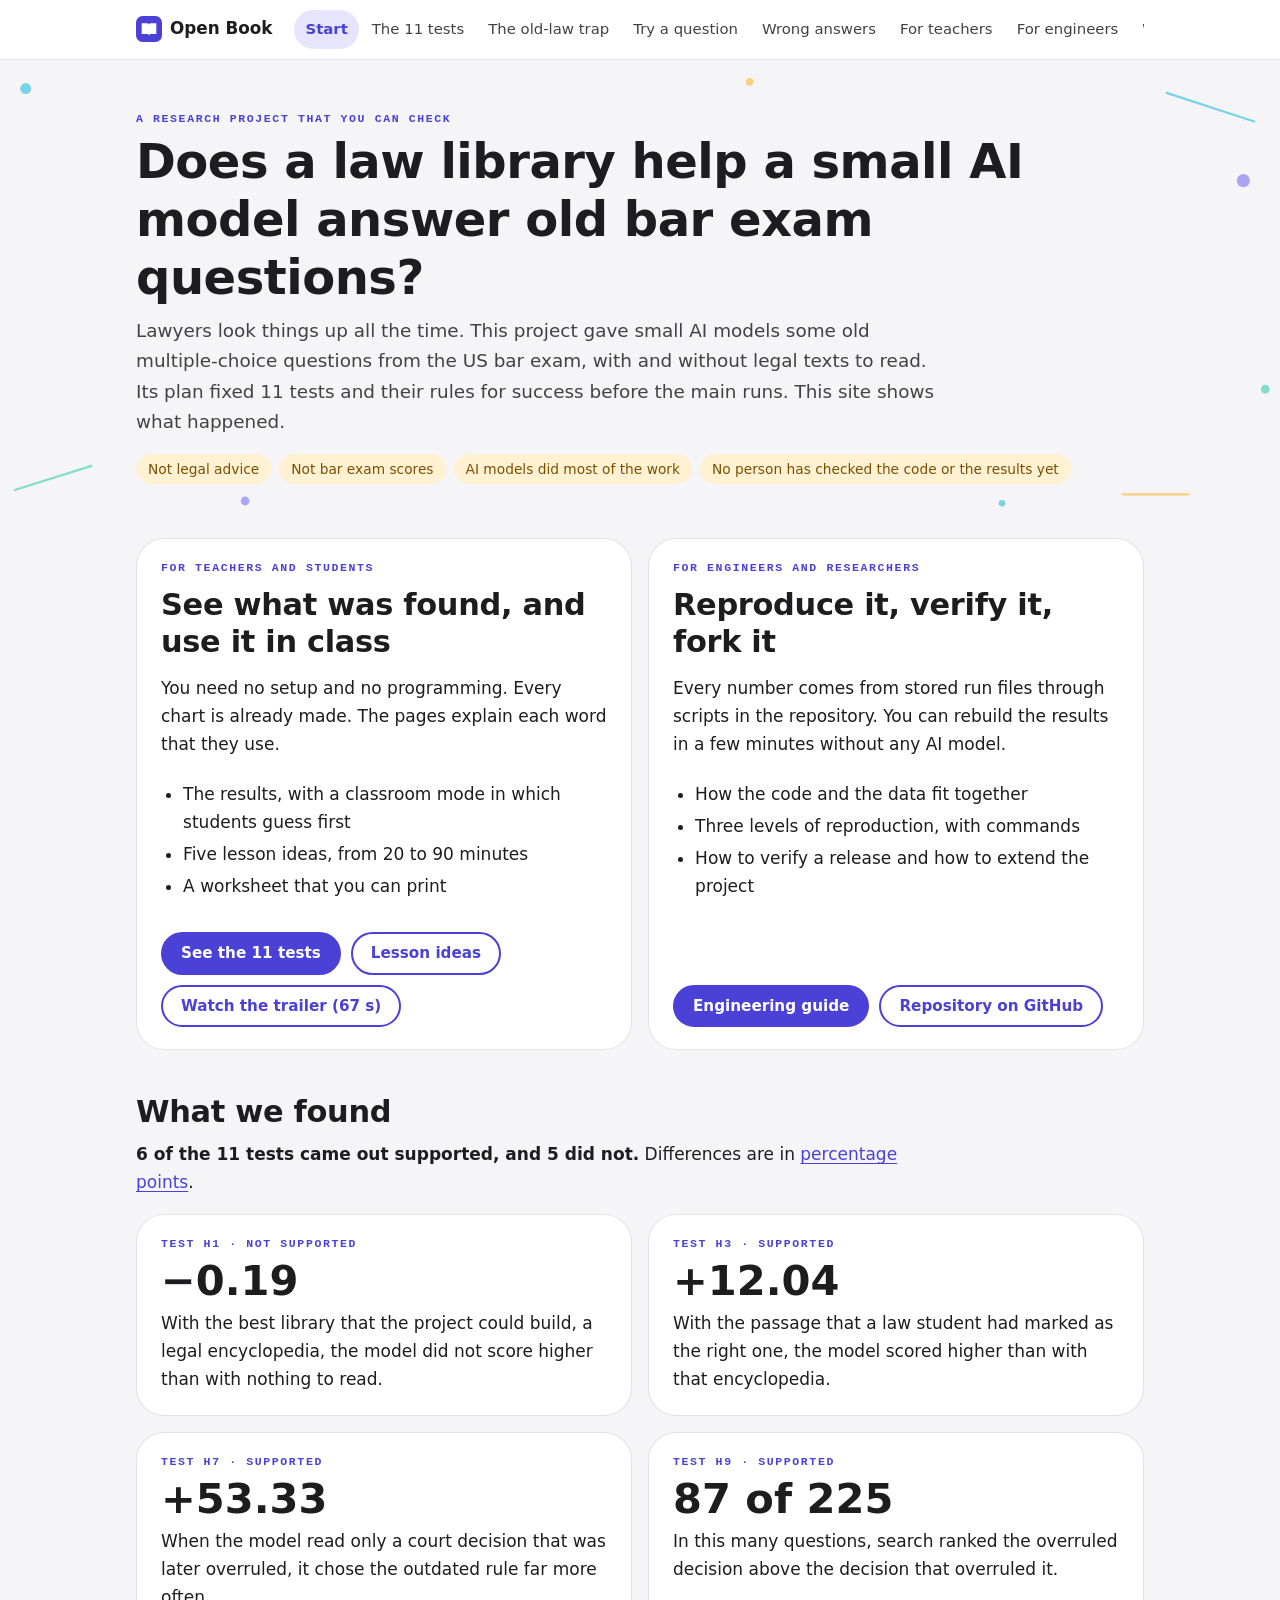
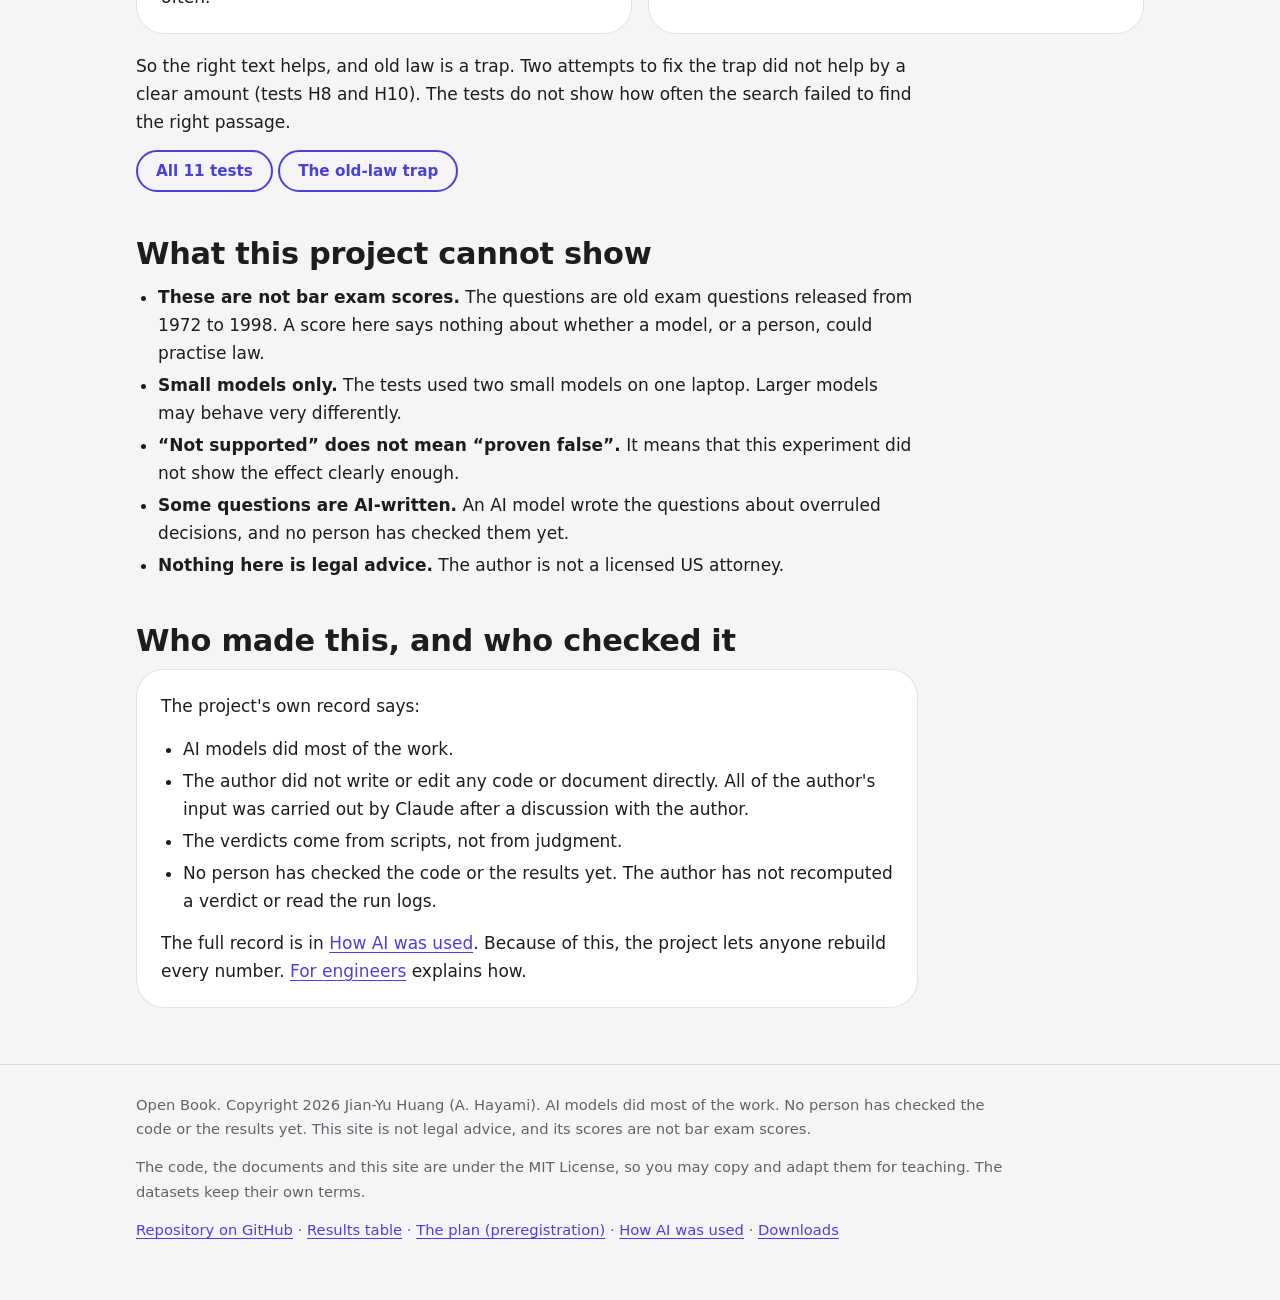
<file: site/index.html>
<!doctype html>
<html lang="en" data-tone="ledger">
<head>
<meta charset="utf-8">
<meta name="viewport" content="width=device-width, initial-scale=1">
<title>Open Book: does a law library help a small AI model?</title>
<meta name="description" content="A research project for classrooms and engineers: can a small AI model answer old US bar exam questions better with a law library?">
<link rel="icon" href="data:image/svg+xml,%3Csvg xmlns='http://www.w3.org/2000/svg' viewBox='0 0 32 32'%3E%3Crect width='32' height='32' rx='8' fill='%234B41D6'/%3E%3Cpath d='M7 9h7a2 2 0 0 1 2 2v13a3 3 0 0 0-3-2H7zM25 9h-7a2 2 0 0 0-2 2v13a3 3 0 0 1 3-2h6z' fill='%23fff'/%3E%3C/svg%3E">
<link rel="stylesheet" href="style.css">
</head>
<body data-page="home">
<a class="skip" href="#main">Skip to the content</a>
<header class="site">
  <div class="wrap bar">
    <a class="brand" href="index.html"><svg width="26" height="26" viewBox="0 0 32 32" aria-hidden="true"><rect width="32" height="32" rx="8" style="fill:var(--accent-fill)"/><path d="M7 9h7a2 2 0 0 1 2 2v13a3 3 0 0 0-3-2H7zM25 9h-7a2 2 0 0 0-2 2v13a3 3 0 0 1 3-2h6z" fill="#fff"/></svg>Open Book</a>
    <nav aria-label="Main">
      <ul>
        <li><a href="index.html" aria-current="page">Start</a></li>
        <li><a href="tests.html">The 11 tests</a></li>
        <li><a href="old-law.html">The old-law trap</a></li>
        <li><a href="questions.html">Try a question</a></li>
        <li><a href="errors.html">Wrong answers</a></li>
        <li><a href="teachers.html">For teachers</a></li>
        <li><a href="engineers.html">For engineers</a></li>
        <li><a href="words.html">Words</a></li>
      </ul>
    </nav>
  </div>
</header>
<main id="main">
<section class="hero">
  <svg class="dots" viewBox="0 0 1200 420" preserveAspectRatio="xMidYMid slice" aria-hidden="true">
    <circle cx="40" cy="26" r="5" style="fill:var(--dot-1)"/><circle cx="1150" cy="110" r="6" style="fill:var(--dot-2)"/>
    <circle cx="1170" cy="300" r="4" style="fill:var(--dot-3)"/><circle cx="700" cy="20" r="3.5" style="fill:var(--dot-4)"/>
    <circle cx="240" cy="402" r="4" style="fill:var(--dot-2)"/><circle cx="930" cy="404" r="3" style="fill:var(--dot-1)"/>
    <line x1="1080" y1="30" x2="1160" y2="56" style="stroke:var(--dot-1)" stroke-width="2" stroke-linecap="round"/>
    <line x1="30" y1="392" x2="100" y2="370" style="stroke:var(--dot-3)" stroke-width="2" stroke-linecap="round"/>
    <line x1="1040" y1="396" x2="1100" y2="396" style="stroke:var(--dot-4)" stroke-width="2" stroke-linecap="round"/>
  </svg>
  <div class="wrap">
    <p class="label">A research project that you can check</p>
    <h1>Does a law library help a small AI model answer old bar exam questions?</h1>
    <p class="lead">Lawyers look things up all the time. This project gave small AI models some old multiple-choice questions from the US bar exam, with and without legal texts to read. Its plan fixed <span data-bind="tests.count">11</span> tests and their rules for success before the main runs. This site shows what happened.</p>
    <ul class="badges">
      <li>Not legal advice</li>
      <li>Not bar exam scores</li>
      <li>AI models did most of the work</li>
      <li>No person has checked the code or the results yet</li>
    </ul>
  </div>
</section>

<div class="wrap">
  <noscript><p class="note">This page fills in its numbers and charts with JavaScript, which is turned off in this browser. You can read the main results in the <a href="https://github.com/Akari-H-111/open-book-law/blob/main/docs/RESULTS.md">results table</a> instead.</p></noscript>
  <h2 class="sr">Choose your path</h2>
  <div class="grid two">
    <section class="card path">
      <p class="label">For teachers and students</p>
      <h2>See what was found, and use it in class</h2>
      <p>You need no setup and no programming. Every chart is already made. The pages explain each word that they use.</p>
      <ul>
        <li>The results, with a classroom mode in which students guess first</li>
        <li>Five lesson ideas, from 20 to 90 minutes</li>
        <li>A worksheet that you can print</li>
      </ul>
      <p class="go"><a class="btn" href="tests.html">See the 11 tests</a> <a class="btn ghost" href="teachers.html">Lesson ideas</a> <a class="btn ghost" href="https://www.youtube.com/watch?v=Z9x9vX72wcE">Watch the trailer (67 s)</a></p>
    </section>
    <section class="card path">
      <p class="label">For engineers and researchers</p>
      <h2>Reproduce it, verify it, fork it</h2>
      <p>Every number comes from stored run files through scripts in the repository. You can rebuild the results in a few minutes without any AI model.</p>
      <ul>
        <li>How the code and the data fit together</li>
        <li>Three levels of reproduction, with commands</li>
        <li>How to verify a release and how to extend the project</li>
      </ul>
      <p class="go"><a class="btn" href="engineers.html">Engineering guide</a> <a class="btn ghost" href="https://github.com/Akari-H-111/open-book-law">Repository on GitHub</a></p>
    </section>
  </div>

  <h2>What we found</h2>
  <p class="narrow"><strong><span data-bind="tests.supported">Some</span> of the <span data-bind="tests.count">11</span> tests came out supported, and <span data-bind="tests.notsupported">the rest</span> did not.</strong> Differences are in <a href="words.html#percentage-point">percentage points</a>.</p>
  <div class="grid two">
    <div class="card">
      <p class="label">Test H1 · <span data-bind="H1.verdict">see the tests</span></p>
      <p class="big"><span data-bind="H1.diff">…</span></p>
      <p>With the best library that the project could build, a legal encyclopedia, the model did not score higher than with nothing to read.</p>
    </div>
    <div class="card">
      <p class="label">Test H3 · <span data-bind="H3.verdict">see the tests</span></p>
      <p class="big"><span data-bind="H3.diff">…</span></p>
      <p>With the passage that a law student had marked as the right one, the model scored higher than with that encyclopedia.</p>
    </div>
    <div class="card">
      <p class="label">Test H7 · <span data-bind="H7.verdict">see the tests</span></p>
      <p class="big"><span data-bind="H7.diff">…</span></p>
      <p>When the model read only a court decision that was later overruled, it chose the outdated rule far more often.</p>
    </div>
    <div class="card">
      <p class="label">Test H9 · <span data-bind="H9.verdict">see the tests</span></p>
      <p class="big"><span data-bind="h9.count">…</span> of <span data-bind="h9.n">…</span></p>
      <p>In this many questions, search ranked the overruled decision above the decision that overruled it.</p>
    </div>
  </div>
  <p class="narrow">So the right text helps, and old law is a trap. Two attempts to fix the trap did not help by a clear amount (tests H8 and H10). The tests do not show how often the search failed to find the right passage.</p>
  <p><a class="btn ghost" href="tests.html">All 11 tests</a> <a class="btn ghost" href="old-law.html">The old-law trap</a></p>

  <h2>What this project cannot show</h2>
  <ul class="narrow">
    <li><strong>These are not bar exam scores.</strong> The questions are old exam questions released from 1972 to 1998. A score here says nothing about whether a model, or a person, could practise law.</li>
    <li><strong>Small models only.</strong> The tests used two small models on one laptop. Larger models may behave very differently.</li>
    <li><strong>“Not supported” does not mean “proven false”.</strong> It means that this experiment did not show the effect clearly enough.</li>
    <li><strong>Some questions are AI-written.</strong> An AI model wrote the questions about overruled decisions, and no person has checked them yet.</li>
    <li><strong>Nothing here is legal advice.</strong> The author is not a licensed US attorney.</li>
  </ul>

  <h2>Who made this, and who checked it</h2>
  <div class="card narrow">
    <p>The project's own record says:</p>
    <ul>
      <li>AI models did most of the work.</li>
      <li>The author did not write or edit any code or document directly. All of the author's input was carried out by Claude after a discussion with the author.</li>
      <li>The verdicts come from scripts, not from judgment.</li>
      <li>No person has checked the code or the results yet. The author has not recomputed a verdict or read the run logs.</li>
    </ul>
    <p>The full record is in <a href="https://github.com/Akari-H-111/open-book-law/blob/main/docs/AI_ASSISTANCE.md">How AI was used</a>. Because of this, the project lets anyone rebuild every number. <a href="engineers.html">For engineers</a> explains how.</p>
  </div>
</div>
</main>
<footer class="site">
  <div class="wrap">
    <p>Open Book. Copyright 2026 Jian-Yu Huang (A. Hayami). AI models did most of the work. No person has checked the code or the results yet. This site is not legal advice, and its scores are not bar exam scores.</p>
    <p>The code, the documents and this site are under the MIT License, so you may copy and adapt them for teaching. The datasets keep their own terms.</p>
    <p><a href="https://github.com/Akari-H-111/open-book-law">Repository on GitHub</a> · <a href="https://github.com/Akari-H-111/open-book-law/blob/main/docs/RESULTS.md">Results table</a> · <a href="https://github.com/Akari-H-111/open-book-law/blob/main/docs/PREREGISTRATION.md">The plan (preregistration)</a> · <a href="https://github.com/Akari-H-111/open-book-law/blob/main/docs/AI_ASSISTANCE.md">How AI was used</a> · <a href="https://github.com/Akari-H-111/open-book-law/releases">Downloads</a></p>
  </div>
</footer>
<script src="data.js"></script>
<script src="app.js"></script>
</body>
</html>
</file>
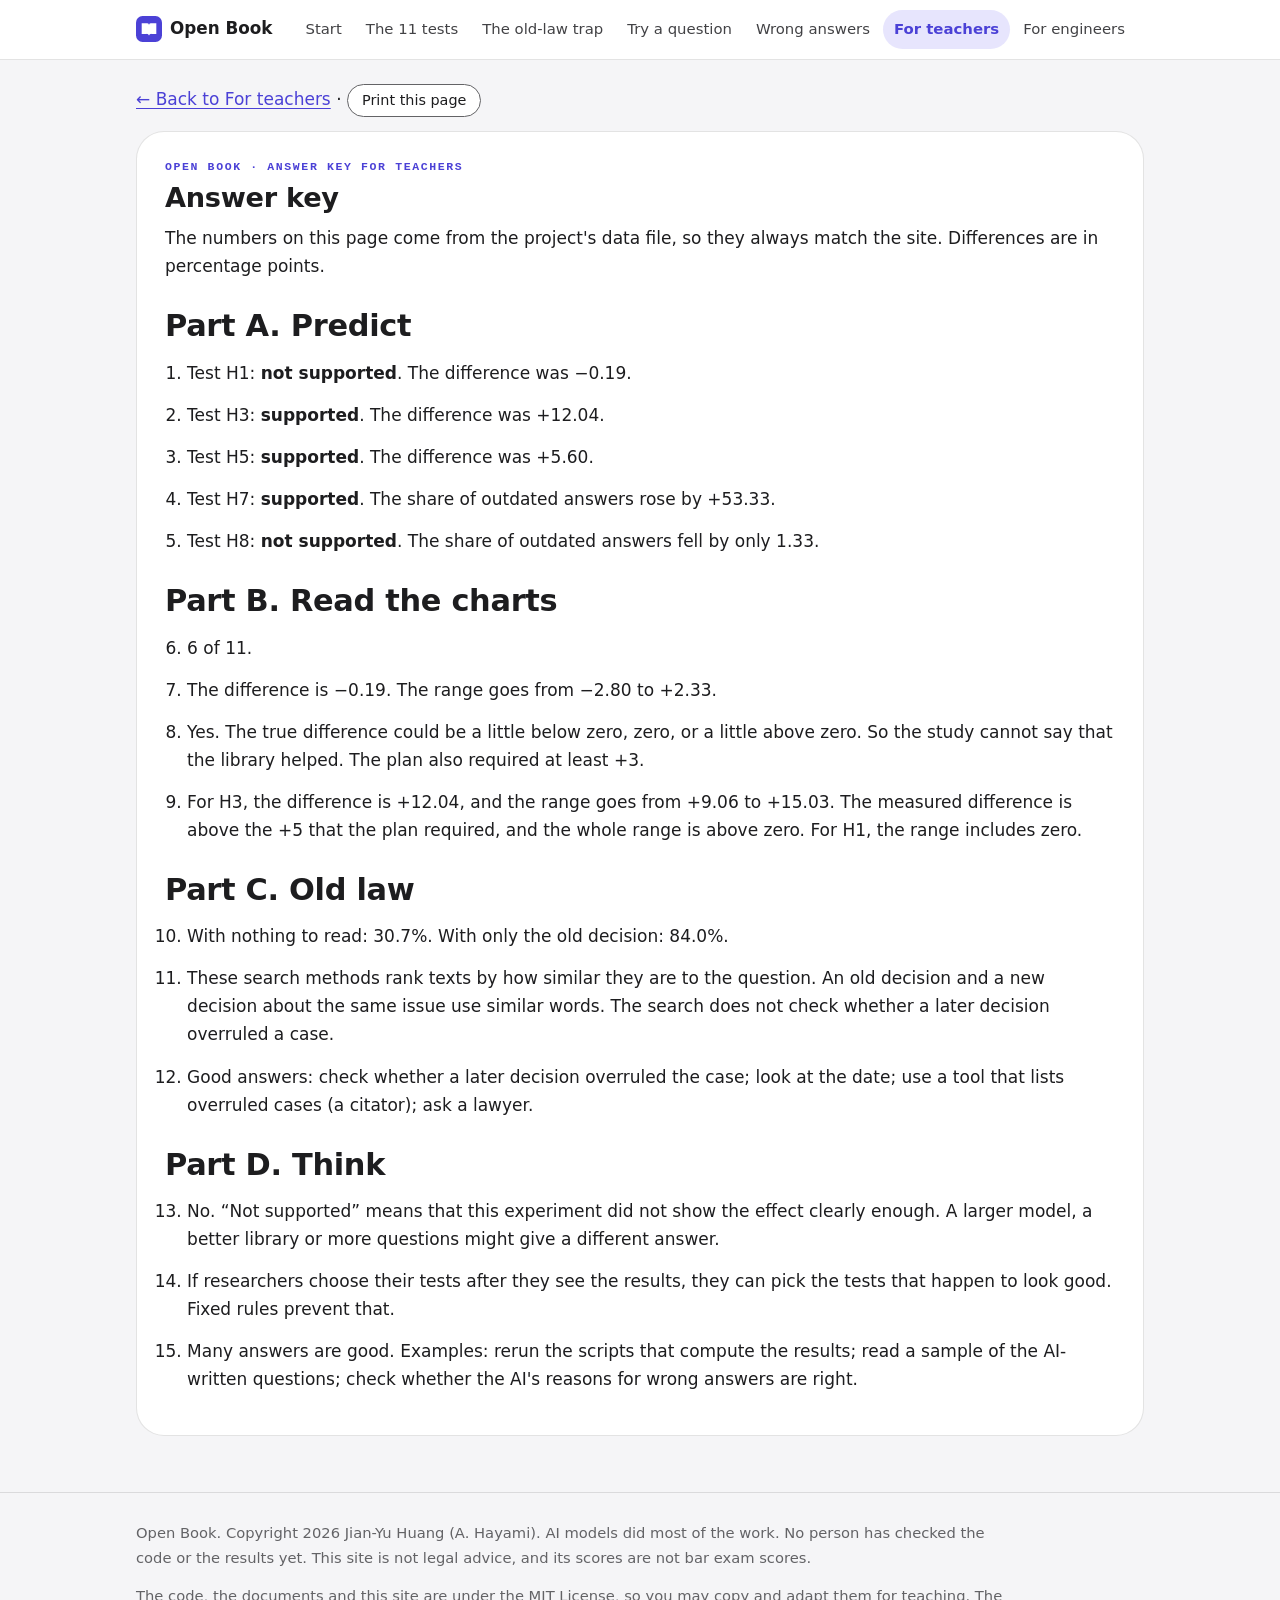
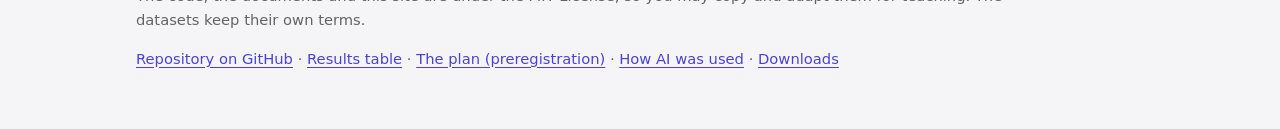
<file: site/answer-key.html>
<!doctype html>
<html lang="en" data-tone="ledger">
<head>
<meta charset="utf-8">
<meta name="viewport" content="width=device-width, initial-scale=1">
<title>Answer key · Open Book</title>
<meta name="description" content="The answer key for the Open Book student worksheet. Its numbers come from the project's data.">
<link rel="icon" href="data:image/svg+xml,%3Csvg xmlns='http://www.w3.org/2000/svg' viewBox='0 0 32 32'%3E%3Crect width='32' height='32' rx='8' fill='%234B41D6'/%3E%3Cpath d='M7 9h7a2 2 0 0 1 2 2v13a3 3 0 0 0-3-2H7zM25 9h-7a2 2 0 0 0-2 2v13a3 3 0 0 1 3-2h6z' fill='%23fff'/%3E%3C/svg%3E">
<link rel="stylesheet" href="style.css">
</head>
<body data-page="answers">
<a class="skip" href="#main">Skip to the content</a>
<header class="site">
  <div class="wrap bar">
    <a class="brand" href="index.html"><svg width="26" height="26" viewBox="0 0 32 32" aria-hidden="true"><rect width="32" height="32" rx="8" style="fill:var(--accent-fill)"/><path d="M7 9h7a2 2 0 0 1 2 2v13a3 3 0 0 0-3-2H7zM25 9h-7a2 2 0 0 0-2 2v13a3 3 0 0 1 3-2h6z" fill="#fff"/></svg>Open Book</a>
    <nav aria-label="Main">
      <ul>
        <li><a href="index.html">Start</a></li>
        <li><a href="tests.html">The 11 tests</a></li>
        <li><a href="old-law.html">The old-law trap</a></li>
        <li><a href="questions.html">Try a question</a></li>
        <li><a href="errors.html">Wrong answers</a></li>
        <li><a href="teachers.html" aria-current="page">For teachers</a></li>
        <li><a href="engineers.html">For engineers</a></li>
        <li><a href="words.html">Words</a></li>
      </ul>
    </nav>
  </div>
</header>
<main id="main">
<div class="wrap">
  <p class="no-print" style="margin-top:24px"><a href="teachers.html">← Back to For teachers</a> · <button type="button" class="chip" onclick="window.print()">Print this page</button></p>

  <noscript><p class="note">This page fills in its numbers with JavaScript, which is turned off in this browser. Please turn it on, or open the page in another browser, before you print.</p></noscript>
  <div class="sheet">
    <p class="label">Open Book · answer key for teachers</p>
    <h1 style="font-size:1.7rem">Answer key</h1>
    <p>The numbers on this page come from the project's data file, so they always match the site. Differences are in percentage points.</p>

    <h2>Part A. Predict</h2>
    <ol>
      <li>Test H1: <strong><span data-bind="H1.verdict">…</span></strong>. The difference was <span data-bind="H1.diff">…</span>.</li>
      <li>Test H3: <strong><span data-bind="H3.verdict">…</span></strong>. The difference was <span data-bind="H3.diff">…</span>.</li>
      <li>Test H5: <strong><span data-bind="H5.verdict">…</span></strong>. The difference was <span data-bind="H5.diff">…</span>.</li>
      <li>Test H7: <strong><span data-bind="H7.verdict">…</span></strong>. The share of outdated answers rose by <span data-bind="H7.diff">…</span>.</li>
      <li>Test H8: <strong><span data-bind="H8.verdict">…</span></strong>. The share of outdated answers fell by only <span data-bind="H8.abs">…</span>.</li>
    </ol>

    <h2>Part B. Read the charts</h2>
    <ol start="6">
      <li><span data-bind="tests.supported">…</span> of <span data-bind="tests.count">…</span>.</li>
      <li>The difference is <span data-bind="H1.diff">…</span>. The range goes from <span data-bind="H1.low">…</span> to <span data-bind="H1.high">…</span>.</li>
      <li>Yes. The true difference could be a little below zero, zero, or a little above zero. So the study cannot say that the library helped. The plan also required at least +<span data-bind="H1.need">…</span>.</li>
      <li>For H3, the difference is <span data-bind="H3.diff">…</span>, and the range goes from <span data-bind="H3.low">…</span> to <span data-bind="H3.high">…</span>. The measured difference is above the +<span data-bind="H3.need">…</span> that the plan required, and the whole range is above zero. For H1, the range includes zero.</li>
    </ol>

    <h2>Part C. Old law</h2>
    <ol start="10">
      <li>With nothing to read: <span data-bind="gl.closed.old">…</span>. With only the old decision: <span data-bind="gl.old-only.old">…</span>.</li>
      <li>These search methods rank texts by how similar they are to the question. An old decision and a new decision about the same issue use similar words. The search does not check whether a later decision overruled a case.</li>
      <li>Good answers: check whether a later decision overruled the case; look at the date; use a tool that lists overruled cases (a citator); ask a lawyer.</li>
    </ol>

    <h2>Part D. Think</h2>
    <ol start="13">
      <li>No. “Not supported” means that this experiment did not show the effect clearly enough. A larger model, a better library or more questions might give a different answer.</li>
      <li>If researchers choose their tests after they see the results, they can pick the tests that happen to look good. Fixed rules prevent that.</li>
      <li>Many answers are good. Examples: rerun the scripts that compute the results; read a sample of the AI-written questions; check whether the AI's reasons for wrong answers are right.</li>
    </ol>
  </div>
</div>
</main>
<footer class="site">
  <div class="wrap">
    <p>Open Book. Copyright 2026 Jian-Yu Huang (A. Hayami). AI models did most of the work. No person has checked the code or the results yet. This site is not legal advice, and its scores are not bar exam scores.</p>
    <p>The code, the documents and this site are under the MIT License, so you may copy and adapt them for teaching. The datasets keep their own terms.</p>
    <p><a href="https://github.com/Akari-H-111/open-book-law">Repository on GitHub</a> · <a href="https://github.com/Akari-H-111/open-book-law/blob/main/docs/RESULTS.md">Results table</a> · <a href="https://github.com/Akari-H-111/open-book-law/blob/main/docs/PREREGISTRATION.md">The plan (preregistration)</a> · <a href="https://github.com/Akari-H-111/open-book-law/blob/main/docs/AI_ASSISTANCE.md">How AI was used</a> · <a href="https://github.com/Akari-H-111/open-book-law/releases">Downloads</a></p>
  </div>
</footer>
<script src="data.js"></script>
<script src="app.js"></script>
</body>
</html>
</file>
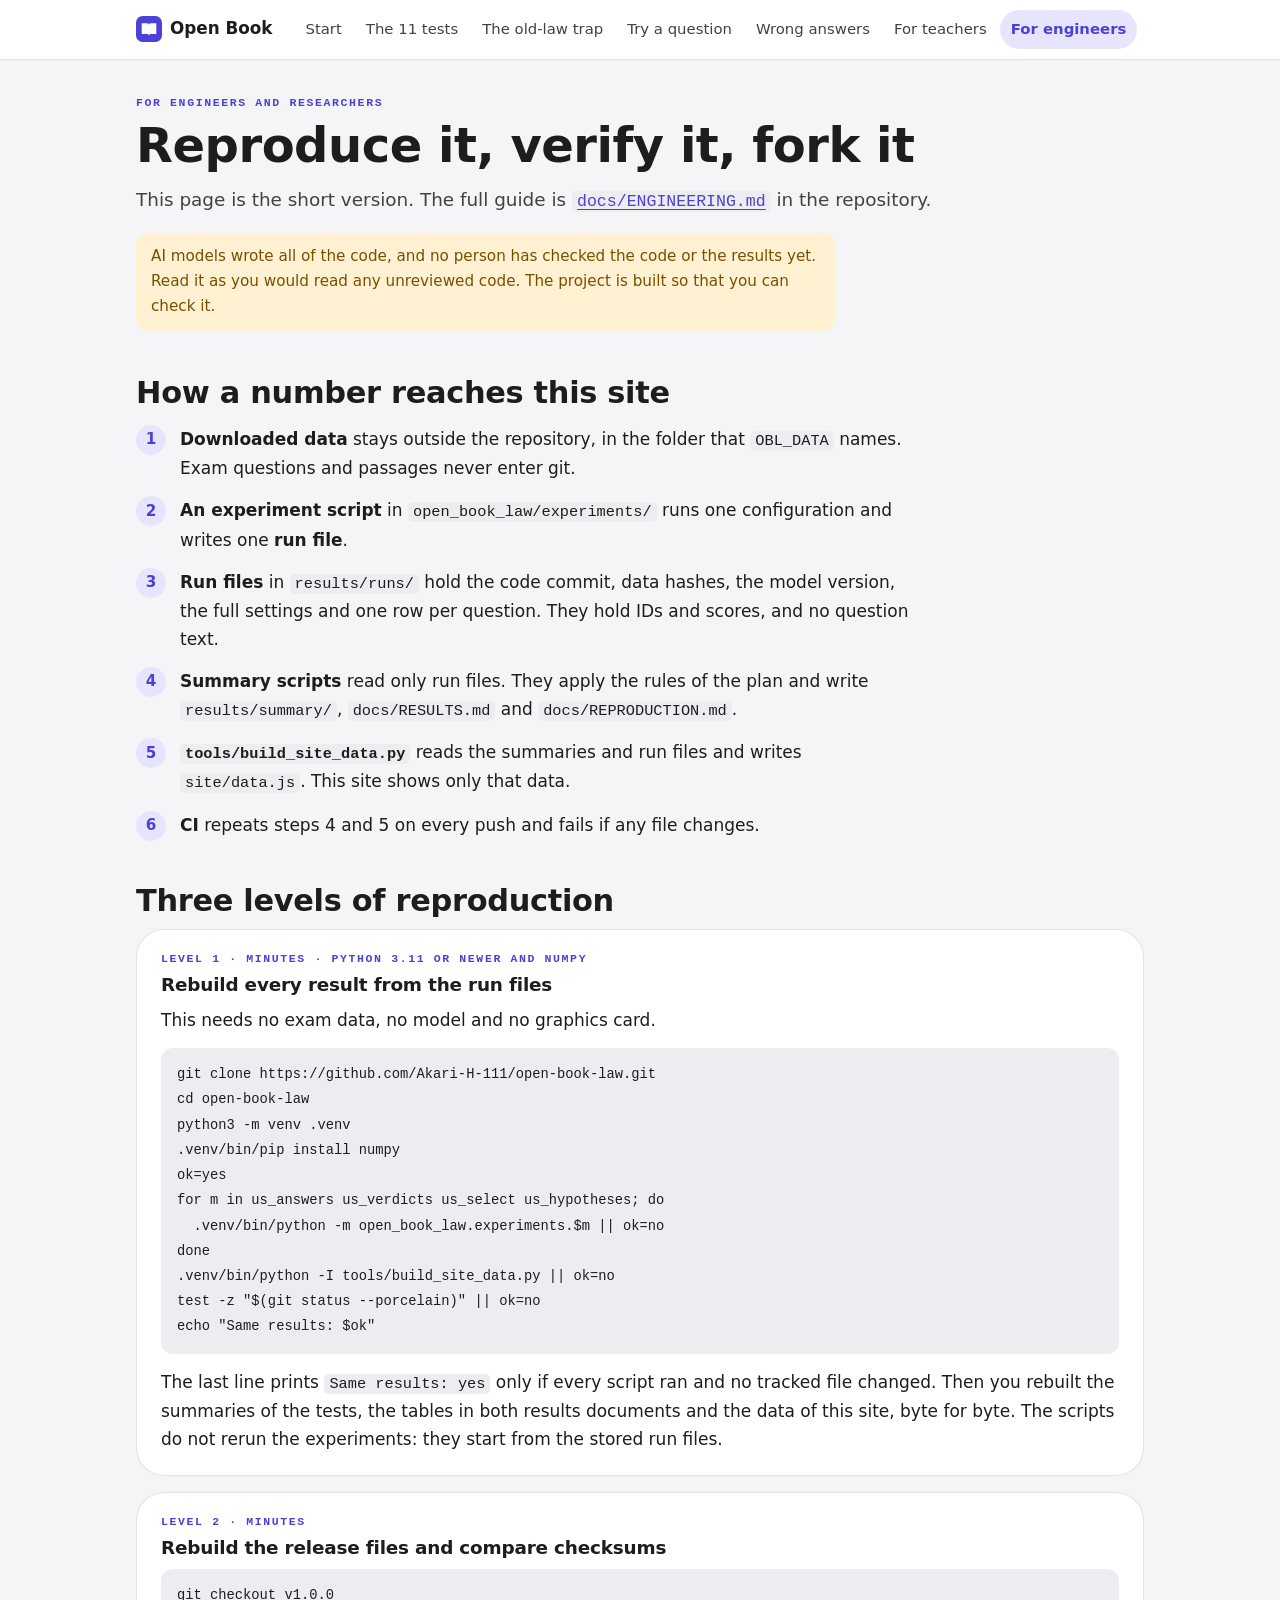
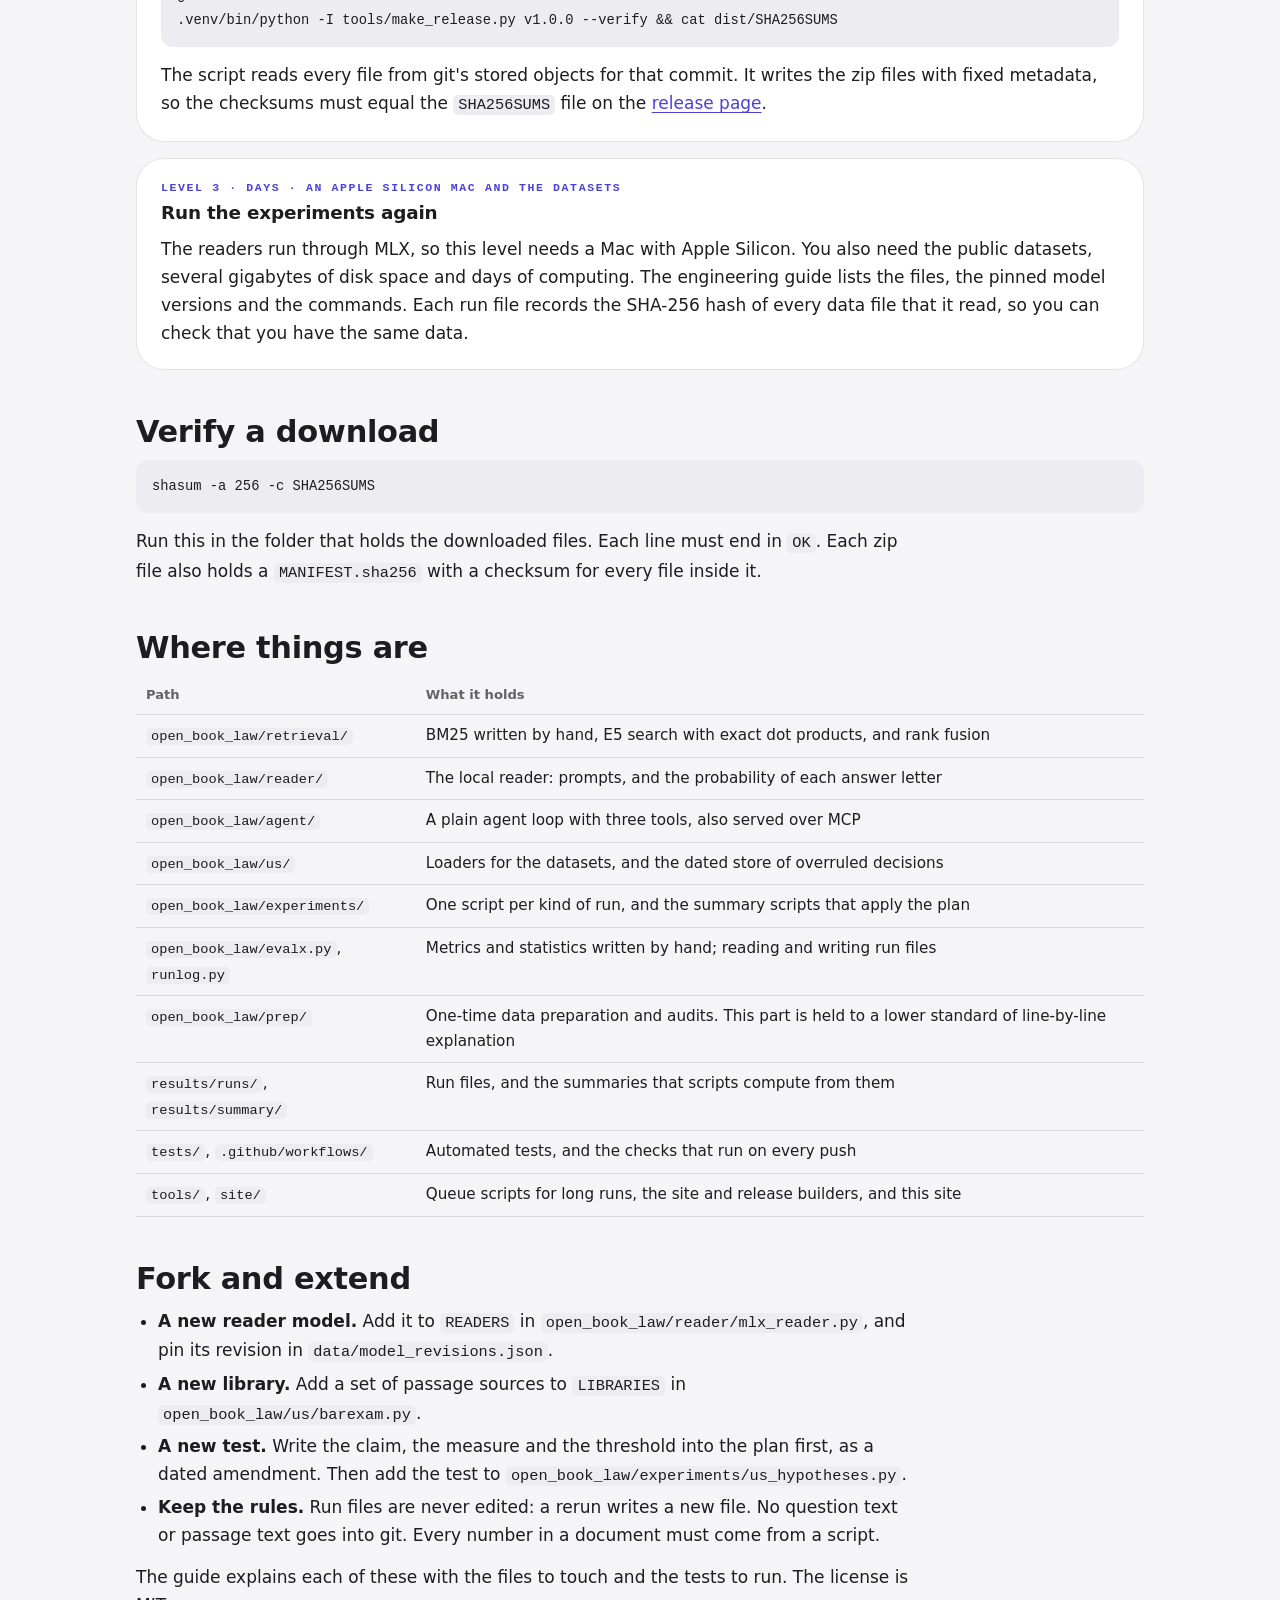
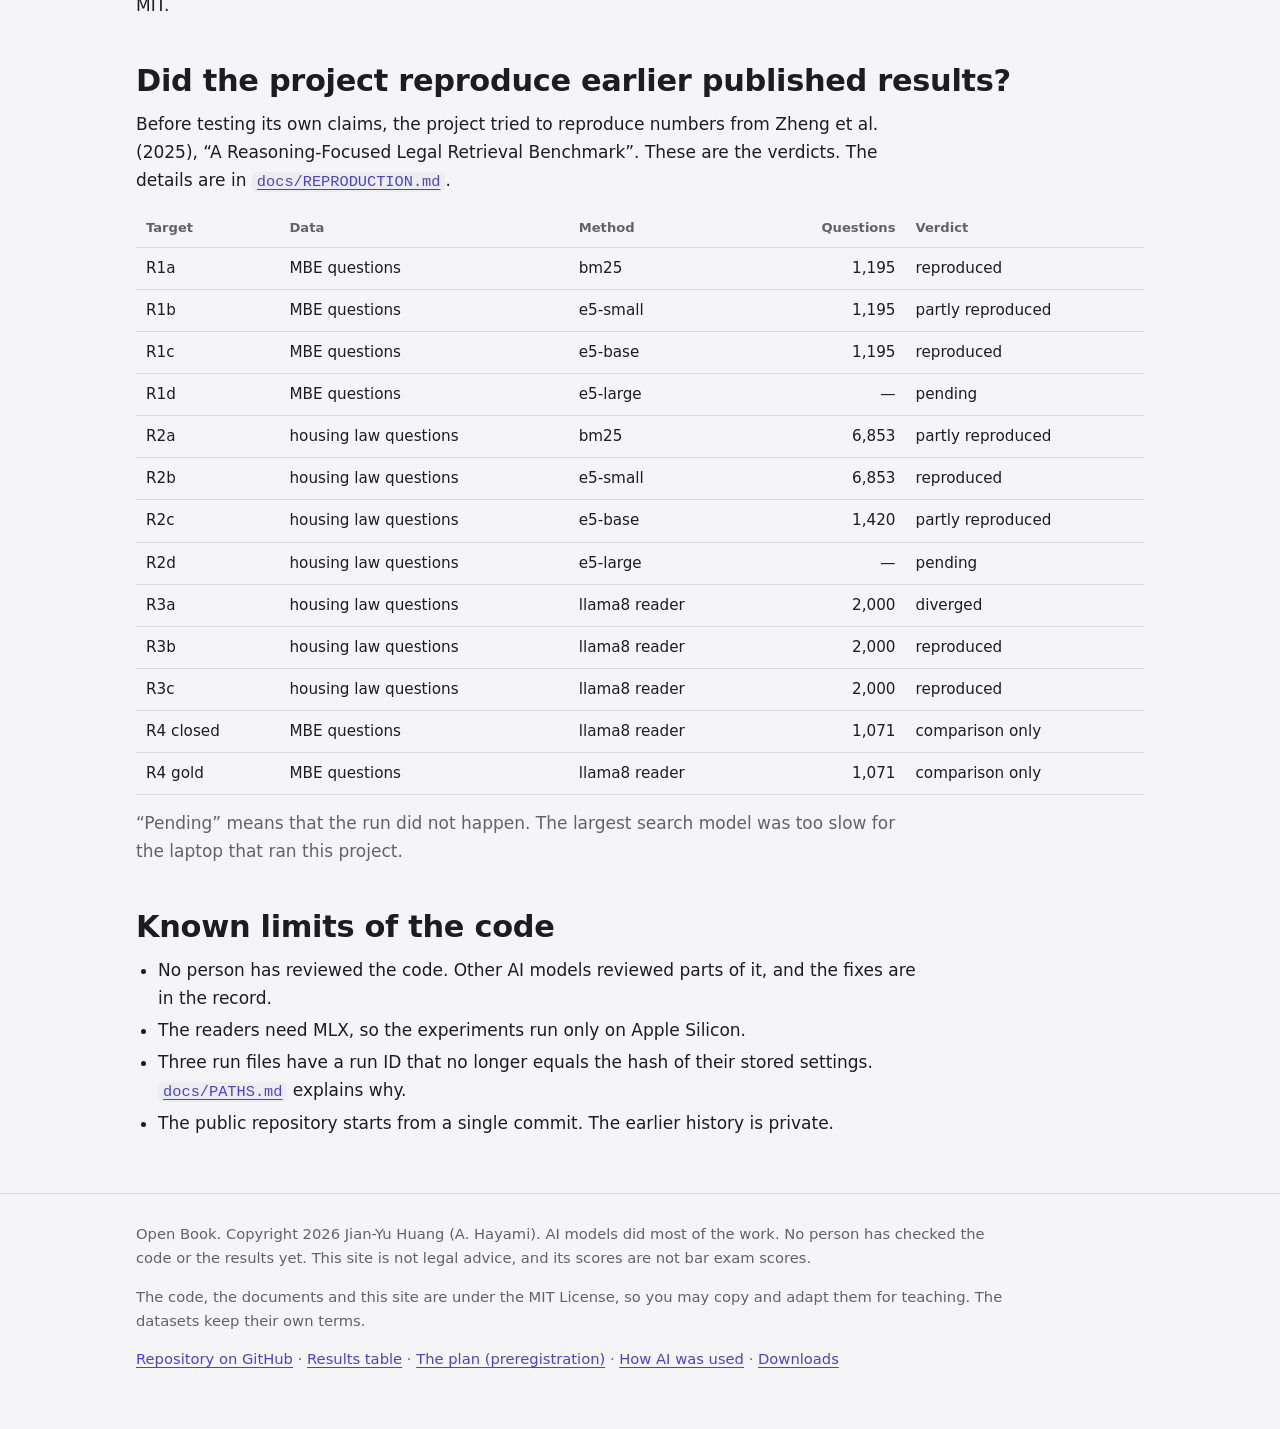
<file: site/engineers.html>
<!doctype html>
<html lang="en" data-tone="ledger">
<head>
<meta charset="utf-8">
<meta name="viewport" content="width=device-width, initial-scale=1">
<title>For engineers · Open Book</title>
<meta name="description" content="How the Open Book code and data fit together, three levels of reproduction, how to verify a release, and how to fork and extend the project.">
<link rel="icon" href="data:image/svg+xml,%3Csvg xmlns='http://www.w3.org/2000/svg' viewBox='0 0 32 32'%3E%3Crect width='32' height='32' rx='8' fill='%234B41D6'/%3E%3Cpath d='M7 9h7a2 2 0 0 1 2 2v13a3 3 0 0 0-3-2H7zM25 9h-7a2 2 0 0 0-2 2v13a3 3 0 0 1 3-2h6z' fill='%23fff'/%3E%3C/svg%3E">
<link rel="stylesheet" href="style.css">
</head>
<body data-page="engineers">
<a class="skip" href="#main">Skip to the content</a>
<header class="site">
  <div class="wrap bar">
    <a class="brand" href="index.html"><svg width="26" height="26" viewBox="0 0 32 32" aria-hidden="true"><rect width="32" height="32" rx="8" style="fill:var(--accent-fill)"/><path d="M7 9h7a2 2 0 0 1 2 2v13a3 3 0 0 0-3-2H7zM25 9h-7a2 2 0 0 0-2 2v13a3 3 0 0 1 3-2h6z" fill="#fff"/></svg>Open Book</a>
    <nav aria-label="Main">
      <ul>
        <li><a href="index.html">Start</a></li>
        <li><a href="tests.html">The 11 tests</a></li>
        <li><a href="old-law.html">The old-law trap</a></li>
        <li><a href="questions.html">Try a question</a></li>
        <li><a href="errors.html">Wrong answers</a></li>
        <li><a href="teachers.html">For teachers</a></li>
        <li><a href="engineers.html" aria-current="page">For engineers</a></li>
        <li><a href="words.html">Words</a></li>
      </ul>
    </nav>
  </div>
</header>
<main id="main">
<div class="wrap">
  <div class="page-head">
    <p class="label">For engineers and researchers</p>
    <h1>Reproduce it, verify it, fork it</h1>
    <p class="lead">This page is the short version. The full guide is <a href="https://github.com/Akari-H-111/open-book-law/blob/main/docs/ENGINEERING.md"><code>docs/ENGINEERING.md</code></a> in the repository.</p>
  </div>
  <noscript><p class="note">This page fills in its numbers and charts with JavaScript, which is turned off in this browser. You can read the main results in the <a href="https://github.com/Akari-H-111/open-book-law/blob/main/docs/RESULTS.md">results table</a> instead.</p></noscript>
  <p class="note narrow">AI models wrote all of the code, and no person has checked the code or the results yet. Read it as you would read any unreviewed code. The project is built so that you can check it.</p>

  <h2>How a number reaches this site</h2>
  <ol class="steps narrow">
    <li><strong>Downloaded data</strong> stays outside the repository, in the folder that <code>OBL_DATA</code> names. Exam questions and passages never enter git.</li>
    <li><strong>An experiment script</strong> in <code>open_book_law/experiments/</code> runs one configuration and writes one <strong>run file</strong>.</li>
    <li><strong>Run files</strong> in <code>results/runs/</code> hold the code commit, data hashes, the model version, the full settings and one row per question. They hold IDs and scores, and no question text.</li>
    <li><strong>Summary scripts</strong> read only run files. They apply the rules of the plan and write <code>results/summary/</code>, <code>docs/RESULTS.md</code> and <code>docs/REPRODUCTION.md</code>.</li>
    <li><strong><code>tools/build_site_data.py</code></strong> reads the summaries and run files and writes <code>site/data.js</code>. This site shows only that data.</li>
    <li><strong>CI</strong> repeats steps 4 and 5 on every push and fails if any file changes.</li>
  </ol>

  <h2>Three levels of reproduction</h2>
  <div class="card">
    <p class="label">Level 1 · minutes · Python 3.11 or newer and NumPy</p>
    <h3>Rebuild every result from the run files</h3>
    <p>This needs no exam data, no model and no graphics card.</p>
<pre><code>git clone https://github.com/Akari-H-111/open-book-law.git
cd open-book-law
python3 -m venv .venv
.venv/bin/pip install numpy
ok=yes
for m in us_answers us_verdicts us_select us_hypotheses; do
  .venv/bin/python -m open_book_law.experiments.$m || ok=no
done
.venv/bin/python -I tools/build_site_data.py || ok=no
test -z "$(git status --porcelain)" || ok=no
echo "Same results: $ok"</code></pre>
    <p>The last line prints <code>Same results: yes</code> only if every script ran and no tracked file changed. Then you rebuilt the summaries of the tests, the tables in both results documents and the data of this site, byte for byte. The scripts do not rerun the experiments: they start from the stored run files.</p>
  </div>
  <div class="card" style="margin-top:16px">
    <p class="label">Level 2 · minutes</p>
    <h3>Rebuild the release files and compare checksums</h3>
<pre><code>git checkout v1.0.0
.venv/bin/python -I tools/make_release.py v1.0.0 --verify &amp;&amp; cat dist/SHA256SUMS</code></pre>
    <p>The script reads every file from git's stored objects for that commit. It writes the zip files with fixed metadata, so the checksums must equal the <code>SHA256SUMS</code> file on the <a href="https://github.com/Akari-H-111/open-book-law/releases">release page</a>.</p>
  </div>
  <div class="card" style="margin-top:16px">
    <p class="label">Level 3 · days · an Apple Silicon Mac and the datasets</p>
    <h3>Run the experiments again</h3>
    <p>The readers run through MLX, so this level needs a Mac with Apple Silicon. You also need the public datasets, several gigabytes of disk space and days of computing. The engineering guide lists the files, the pinned model versions and the commands. Each run file records the SHA-256 hash of every data file that it read, so you can check that you have the same data.</p>
  </div>

  <h2>Verify a download</h2>
<pre><code>shasum -a 256 -c SHA256SUMS</code></pre>
  <p class="narrow">Run this in the folder that holds the downloaded files. Each line must end in <code>OK</code>. Each zip file also holds a <code>MANIFEST.sha256</code> with a checksum for every file inside it.</p>

  <h2>Where things are</h2>
  <div class="scroll"><table>
    <thead><tr><th scope="col">Path</th><th scope="col">What it holds</th></tr></thead>
    <tbody>
      <tr><td><code>open_book_law/retrieval/</code></td><td>BM25 written by hand, E5 search with exact dot products, and rank fusion</td></tr>
      <tr><td><code>open_book_law/reader/</code></td><td>The local reader: prompts, and the probability of each answer letter</td></tr>
      <tr><td><code>open_book_law/agent/</code></td><td>A plain agent loop with three tools, also served over MCP</td></tr>
      <tr><td><code>open_book_law/us/</code></td><td>Loaders for the datasets, and the dated store of overruled decisions</td></tr>
      <tr><td><code>open_book_law/experiments/</code></td><td>One script per kind of run, and the summary scripts that apply the plan</td></tr>
      <tr><td><code>open_book_law/evalx.py</code>, <code>runlog.py</code></td><td>Metrics and statistics written by hand; reading and writing run files</td></tr>
      <tr><td><code>open_book_law/prep/</code></td><td>One-time data preparation and audits. This part is held to a lower standard of line-by-line explanation</td></tr>
      <tr><td><code>results/runs/</code>, <code>results/summary/</code></td><td>Run files, and the summaries that scripts compute from them</td></tr>
      <tr><td><code>tests/</code>, <code>.github/workflows/</code></td><td>Automated tests, and the checks that run on every push</td></tr>
      <tr><td><code>tools/</code>, <code>site/</code></td><td>Queue scripts for long runs, the site and release builders, and this site</td></tr>
    </tbody>
  </table></div>

  <h2>Fork and extend</h2>
  <ul class="narrow">
    <li><strong>A new reader model.</strong> Add it to <code>READERS</code> in <code>open_book_law/reader/mlx_reader.py</code>, and pin its revision in <code>data/model_revisions.json</code>.</li>
    <li><strong>A new library.</strong> Add a set of passage sources to <code>LIBRARIES</code> in <code>open_book_law/us/barexam.py</code>.</li>
    <li><strong>A new test.</strong> Write the claim, the measure and the threshold into the plan first, as a dated amendment. Then add the test to <code>open_book_law/experiments/us_hypotheses.py</code>.</li>
    <li><strong>Keep the rules.</strong> Run files are never edited: a rerun writes a new file. No question text or passage text goes into git. Every number in a document must come from a script.</li>
  </ul>
  <p class="narrow">The guide explains each of these with the files to touch and the tests to run. The license is MIT.</p>

  <h2>Did the project reproduce earlier published results?</h2>
  <p class="narrow">Before testing its own claims, the project tried to reproduce numbers from Zheng et al. (2025), “A Reasoning-Focused Legal Retrieval Benchmark”. These are the verdicts. The details are in <a href="https://github.com/Akari-H-111/open-book-law/blob/main/docs/REPRODUCTION.md"><code>docs/REPRODUCTION.md</code></a>.</p>
  <div class="scroll"><table>
    <caption class="sr">Reproduction targets and their verdicts</caption>
    <thead><tr><th scope="col">Target</th><th scope="col">Data</th><th scope="col">Method</th><th scope="col" class="n">Questions</th><th scope="col">Verdict</th></tr></thead>
    <tbody id="repro-body"><tr><td colspan="5">Loading…</td></tr></tbody>
  </table></div>
  <p class="muted narrow">“Pending” means that the run did not happen. The largest search model was too slow for the laptop that ran this project.</p>

  <h2>Known limits of the code</h2>
  <ul class="narrow">
    <li>No person has reviewed the code. Other AI models reviewed parts of it, and the fixes are in the record.</li>
    <li>The readers need MLX, so the experiments run only on Apple Silicon.</li>
    <li>Three run files have a run ID that no longer equals the hash of their stored settings. <a href="https://github.com/Akari-H-111/open-book-law/blob/main/docs/PATHS.md"><code>docs/PATHS.md</code></a> explains why.</li>
    <li>The public repository starts from a single commit. The earlier history is private.</li>
  </ul>
</div>
</main>
<footer class="site">
  <div class="wrap">
    <p>Open Book. Copyright 2026 Jian-Yu Huang (A. Hayami). AI models did most of the work. No person has checked the code or the results yet. This site is not legal advice, and its scores are not bar exam scores.</p>
    <p>The code, the documents and this site are under the MIT License, so you may copy and adapt them for teaching. The datasets keep their own terms.</p>
    <p><a href="https://github.com/Akari-H-111/open-book-law">Repository on GitHub</a> · <a href="https://github.com/Akari-H-111/open-book-law/blob/main/docs/RESULTS.md">Results table</a> · <a href="https://github.com/Akari-H-111/open-book-law/blob/main/docs/PREREGISTRATION.md">The plan (preregistration)</a> · <a href="https://github.com/Akari-H-111/open-book-law/blob/main/docs/AI_ASSISTANCE.md">How AI was used</a> · <a href="https://github.com/Akari-H-111/open-book-law/releases">Downloads</a></p>
  </div>
</footer>
<script src="data.js"></script>
<script src="app.js"></script>
</body>
</html>
</file>
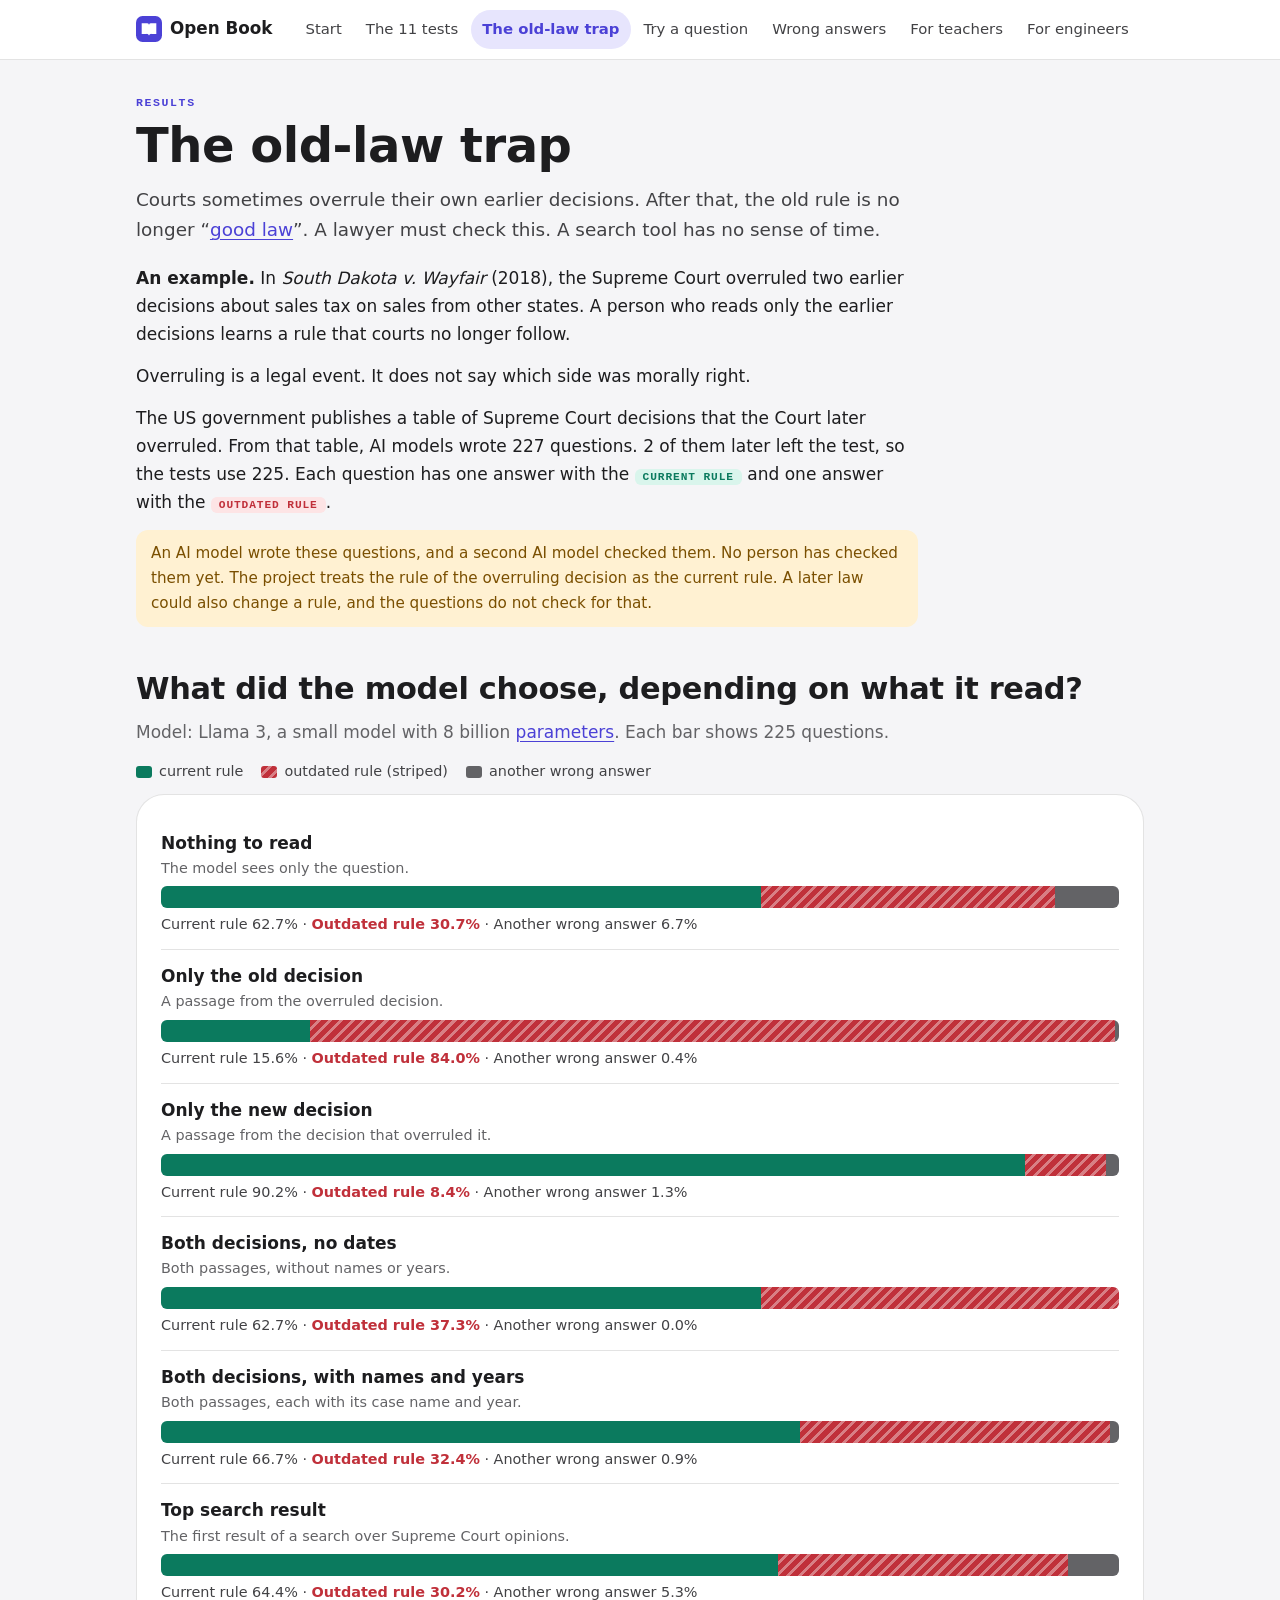
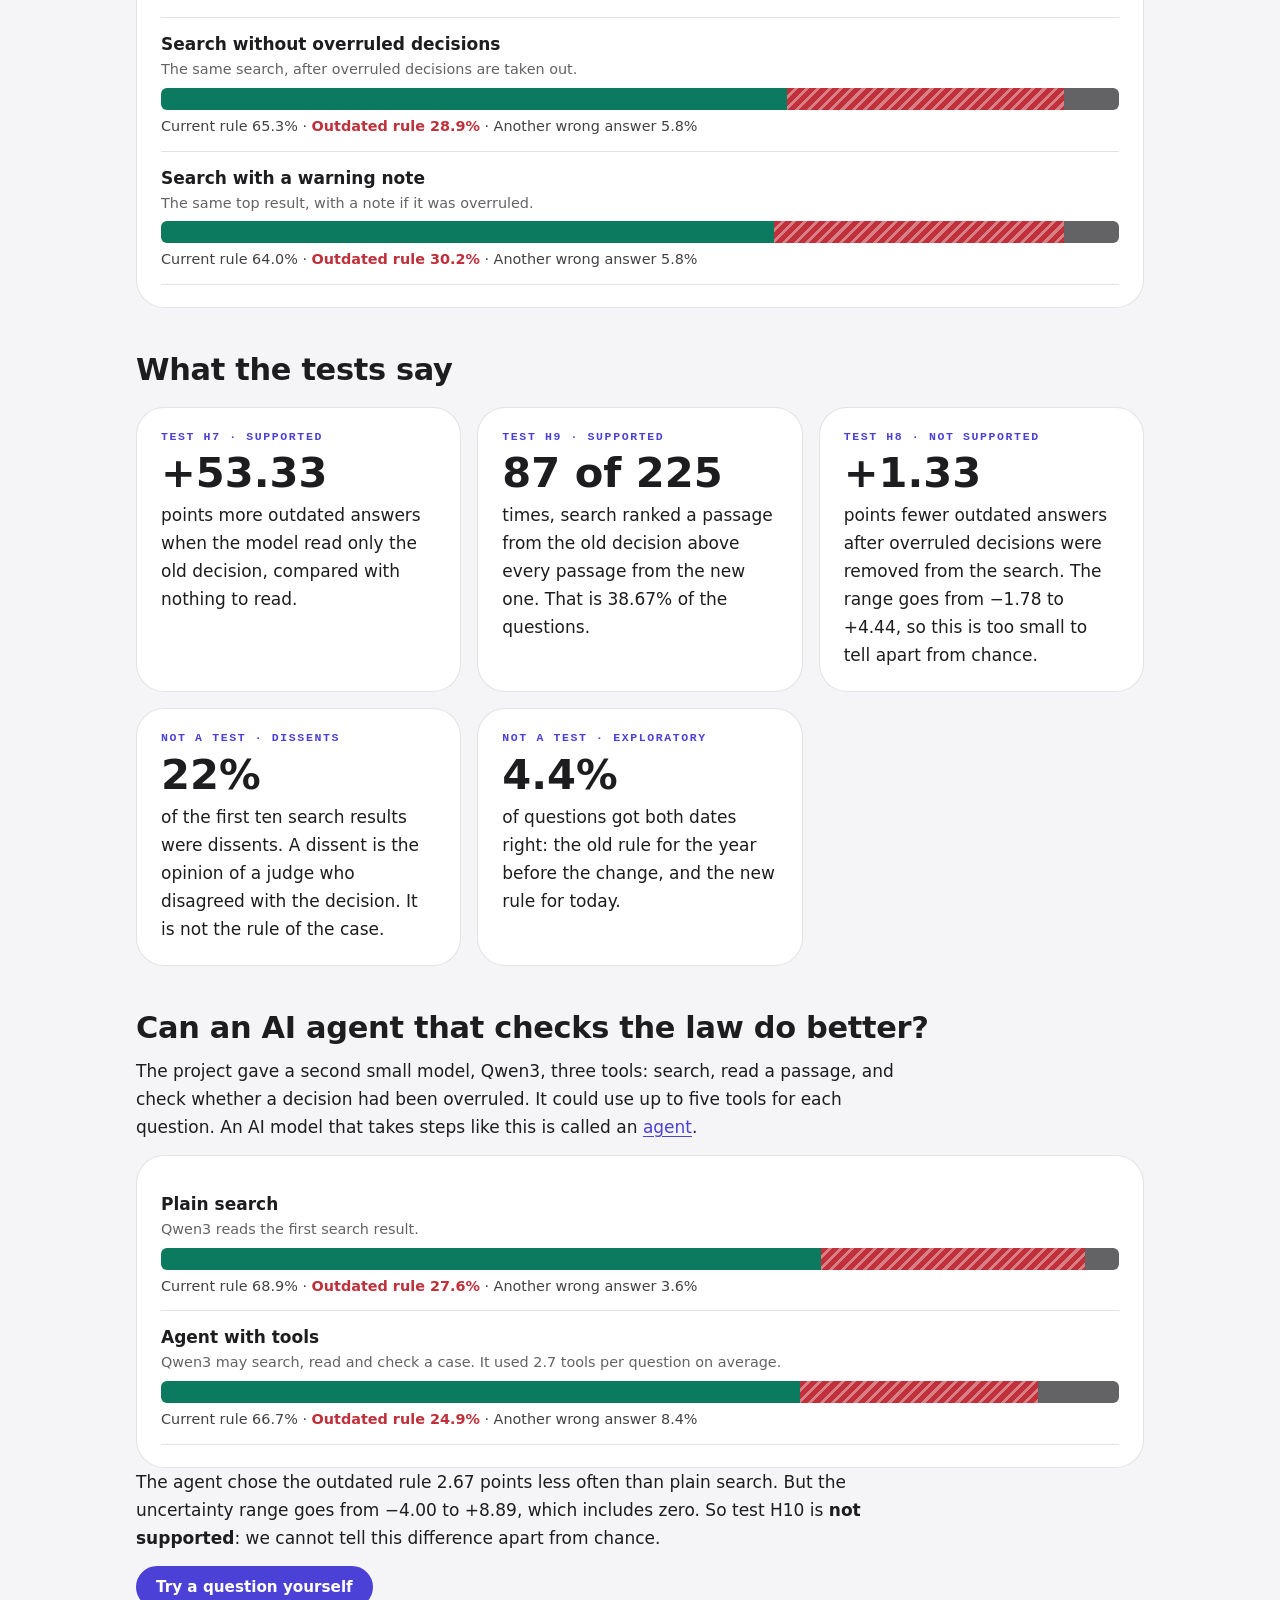
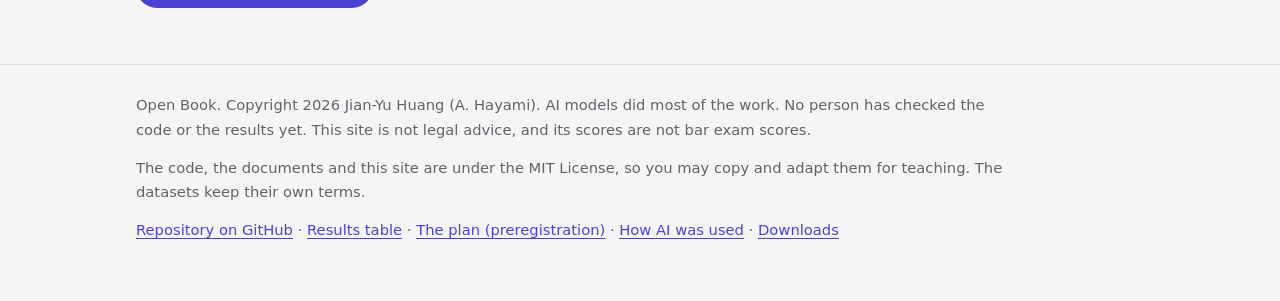
<file: site/old-law.html>
<!doctype html>
<html lang="en" data-tone="ledger">
<head>
<meta charset="utf-8">
<meta name="viewport" content="width=device-width, initial-scale=1">
<title>The old-law trap · Open Book</title>
<meta name="description" content="What happens when a small AI model reads a court decision that was later overruled.">
<link rel="icon" href="data:image/svg+xml,%3Csvg xmlns='http://www.w3.org/2000/svg' viewBox='0 0 32 32'%3E%3Crect width='32' height='32' rx='8' fill='%234B41D6'/%3E%3Cpath d='M7 9h7a2 2 0 0 1 2 2v13a3 3 0 0 0-3-2H7zM25 9h-7a2 2 0 0 0-2 2v13a3 3 0 0 1 3-2h6z' fill='%23fff'/%3E%3C/svg%3E">
<link rel="stylesheet" href="style.css">
</head>
<body data-page="oldlaw">
<a class="skip" href="#main">Skip to the content</a>
<header class="site">
  <div class="wrap bar">
    <a class="brand" href="index.html"><svg width="26" height="26" viewBox="0 0 32 32" aria-hidden="true"><rect width="32" height="32" rx="8" style="fill:var(--accent-fill)"/><path d="M7 9h7a2 2 0 0 1 2 2v13a3 3 0 0 0-3-2H7zM25 9h-7a2 2 0 0 0-2 2v13a3 3 0 0 1 3-2h6z" fill="#fff"/></svg>Open Book</a>
    <nav aria-label="Main">
      <ul>
        <li><a href="index.html">Start</a></li>
        <li><a href="tests.html">The 11 tests</a></li>
        <li><a href="old-law.html" aria-current="page">The old-law trap</a></li>
        <li><a href="questions.html">Try a question</a></li>
        <li><a href="errors.html">Wrong answers</a></li>
        <li><a href="teachers.html">For teachers</a></li>
        <li><a href="engineers.html">For engineers</a></li>
        <li><a href="words.html">Words</a></li>
      </ul>
    </nav>
  </div>
</header>
<main id="main">
<div class="wrap">
  <div class="page-head">
    <p class="label">Results</p>
    <h1>The old-law trap</h1>
    <p class="lead">Courts sometimes overrule their own earlier decisions. After that, the old rule is no longer “<a href="words.html#good-law">good law</a>”. A lawyer must check this. A search tool has no sense of time.</p>
  </div>
  <noscript><p class="note">This page fills in its numbers and charts with JavaScript, which is turned off in this browser. You can read the main results in the <a href="https://github.com/Akari-H-111/open-book-law/blob/main/docs/RESULTS.md">results table</a> instead.</p></noscript>
  <div class="narrow">
    <p><strong>An example.</strong> In <em>South Dakota v. Wayfair</em> (2018), the Supreme Court overruled two earlier decisions about sales tax on sales from other states. A person who reads only the earlier decisions learns a rule that courts no longer follow.</p>
    <p>Overruling is a legal event. It does not say which side was morally right.</p>
    <p>The US government publishes a table of Supreme Court decisions that the Court later overruled. From that table, AI models wrote <span data-bind="gl.written">227</span> questions. <span data-bind="gl.leftout">Two</span> of them later left the test, so the tests use <span data-bind="gl.tested">225</span>. Each question has one answer with the <span class="tag current">current rule</span> and one answer with the <span class="tag old">outdated rule</span>.</p>
    <p class="note">An AI model wrote these questions, and a second AI model checked them. No person has checked them yet. The project treats the rule of the overruling decision as the current rule. A later law could also change a rule, and the questions do not check for that.</p>
  </div>

  <h2>What did the model choose, depending on what it read?</h2>
  <p class="muted narrow">Model: Llama 3, a small model with 8 billion <a href="words.html#parameters">parameters</a>. Each bar shows <span data-bind="gl.tested">225</span> questions.</p>
  <ul class="legend" aria-label="Parts of each bar">
    <li><i class="seg-current"></i>current rule</li>
    <li><i class="seg-old"></i>outdated rule (striped)</li>
    <li><i class="seg-other"></i>another wrong answer</li>
  </ul>
  <div id="cond-chart" class="card"></div>

  <h2>What the tests say</h2>
  <div class="grid">
    <div class="card"><p class="label">Test H7 · <span data-bind="H7.verdict">…</span></p><p class="big"><span data-bind="H7.diff">…</span></p><p>points more outdated answers when the model read only the old decision, compared with nothing to read.</p></div>
    <div class="card"><p class="label">Test H9 · <span data-bind="H9.verdict">…</span></p><p class="big"><span data-bind="h9.count">…</span> of <span data-bind="h9.n">…</span></p><p>times, search ranked a passage from the old decision above every passage from the new one. That is <span data-bind="H9.share">…</span> of the questions.</p></div>
    <div class="card"><p class="label">Test H8 · <span data-bind="H8.verdict">…</span></p><p class="big"><span data-bind="H8.diff">…</span></p><p>points fewer outdated answers after overruled decisions were removed from the search. The range goes from <span data-bind="H8.low">…</span> to <span data-bind="H8.high">…</span>, so this is too small to tell apart from chance.</p></div>
    <div class="card"><p class="label">Not a test · dissents</p><p class="big" id="dissent-share">…</p><p>of the first ten search results were dissents. A dissent is the opinion of a judge who disagreed with the decision. It is not the rule of the case.</p></div>
    <div class="card"><p class="label">Not a test · exploratory</p><p class="big"><span data-bind="date.both">…</span></p><p>of questions got both dates right: the old rule for the year before the change, and the new rule for today.</p></div>
  </div>

  <h2>Can an AI agent that checks the law do better?</h2>
  <p class="narrow">The project gave a second small model, Qwen3, three tools: search, read a passage, and check whether a decision had been overruled. It could use up to five tools for each question. An AI model that takes steps like this is called an <a href="words.html#agent">agent</a>.</p>
  <div id="agent-chart" class="card"></div>
  <p class="narrow">The agent chose the outdated rule <span data-bind="H10.abs">…</span> points less often than plain search. But the uncertainty range goes from <span data-bind="H10.low">…</span> to <span data-bind="H10.high">…</span>, which includes zero. So test H10 is <strong><span data-bind="H10.verdict">…</span></strong>: we cannot tell this difference apart from chance.</p>

  <p><a class="btn" href="questions.html">Try a question yourself</a></p>
</div>
</main>
<footer class="site">
  <div class="wrap">
    <p>Open Book. Copyright 2026 Jian-Yu Huang (A. Hayami). AI models did most of the work. No person has checked the code or the results yet. This site is not legal advice, and its scores are not bar exam scores.</p>
    <p>The code, the documents and this site are under the MIT License, so you may copy and adapt them for teaching. The datasets keep their own terms.</p>
    <p><a href="https://github.com/Akari-H-111/open-book-law">Repository on GitHub</a> · <a href="https://github.com/Akari-H-111/open-book-law/blob/main/docs/RESULTS.md">Results table</a> · <a href="https://github.com/Akari-H-111/open-book-law/blob/main/docs/PREREGISTRATION.md">The plan (preregistration)</a> · <a href="https://github.com/Akari-H-111/open-book-law/blob/main/docs/AI_ASSISTANCE.md">How AI was used</a> · <a href="https://github.com/Akari-H-111/open-book-law/releases">Downloads</a></p>
  </div>
</footer>
<script src="data.js"></script>
<script src="app.js"></script>
</body>
</html>
</file>
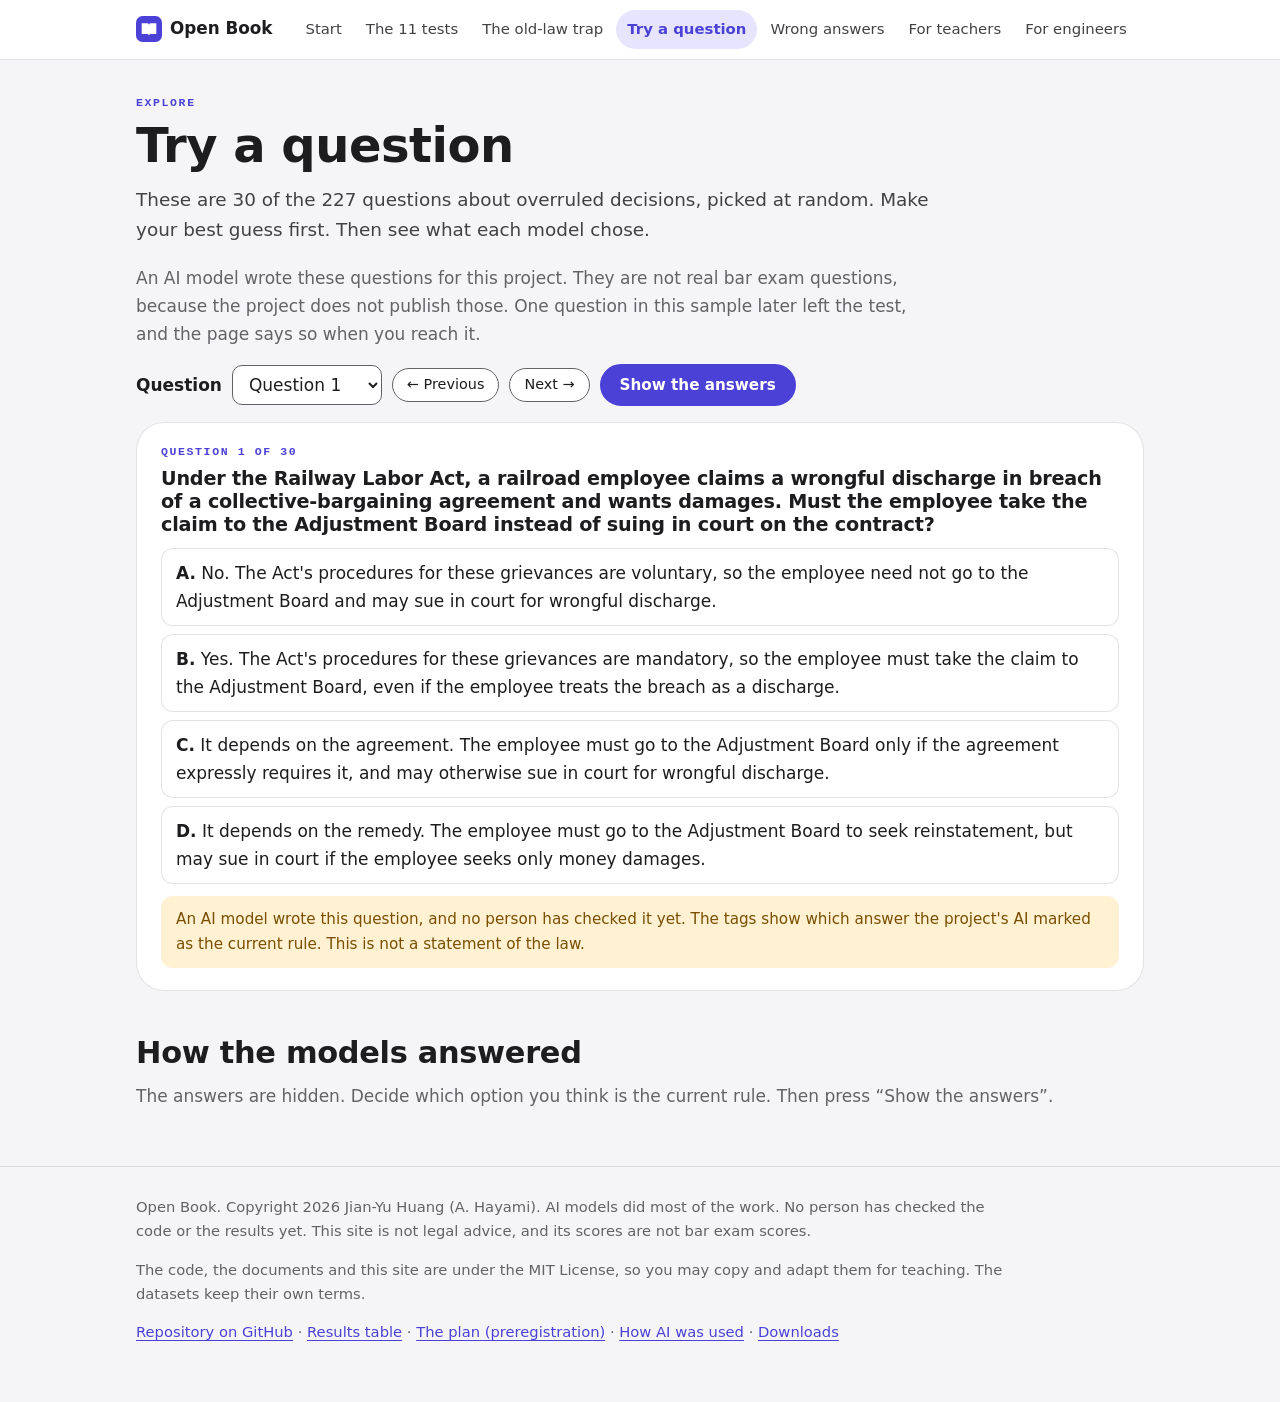
<file: site/questions.html>
<!doctype html>
<html lang="en" data-tone="ledger">
<head>
<meta charset="utf-8">
<meta name="viewport" content="width=device-width, initial-scale=1">
<title>Try a question · Open Book</title>
<meta name="description" content="Thirty AI-written questions about overruled Supreme Court decisions, with the answer of each model under each condition.">
<link rel="icon" href="data:image/svg+xml,%3Csvg xmlns='http://www.w3.org/2000/svg' viewBox='0 0 32 32'%3E%3Crect width='32' height='32' rx='8' fill='%234B41D6'/%3E%3Cpath d='M7 9h7a2 2 0 0 1 2 2v13a3 3 0 0 0-3-2H7zM25 9h-7a2 2 0 0 0-2 2v13a3 3 0 0 1 3-2h6z' fill='%23fff'/%3E%3C/svg%3E">
<link rel="stylesheet" href="style.css">
</head>
<body data-page="questions">
<a class="skip" href="#main">Skip to the content</a>
<header class="site">
  <div class="wrap bar">
    <a class="brand" href="index.html"><svg width="26" height="26" viewBox="0 0 32 32" aria-hidden="true"><rect width="32" height="32" rx="8" style="fill:var(--accent-fill)"/><path d="M7 9h7a2 2 0 0 1 2 2v13a3 3 0 0 0-3-2H7zM25 9h-7a2 2 0 0 0-2 2v13a3 3 0 0 1 3-2h6z" fill="#fff"/></svg>Open Book</a>
    <nav aria-label="Main">
      <ul>
        <li><a href="index.html">Start</a></li>
        <li><a href="tests.html">The 11 tests</a></li>
        <li><a href="old-law.html">The old-law trap</a></li>
        <li><a href="questions.html" aria-current="page">Try a question</a></li>
        <li><a href="errors.html">Wrong answers</a></li>
        <li><a href="teachers.html">For teachers</a></li>
        <li><a href="engineers.html">For engineers</a></li>
        <li><a href="words.html">Words</a></li>
      </ul>
    </nav>
  </div>
</header>
<main id="main">
<div class="wrap">
  <div class="page-head">
    <p class="label">Explore</p>
    <h1>Try a question</h1>
    <p class="lead">These are <span data-bind="gl.sample">30</span> of the <span data-bind="gl.written">227</span> questions about overruled decisions, picked at random. Make your best guess first. Then see what each model chose.</p>
  </div>
  <noscript><p class="note">This page fills in its numbers and charts with JavaScript, which is turned off in this browser. You can read the main results in the <a href="https://github.com/Akari-H-111/open-book-law/blob/main/docs/RESULTS.md">results table</a> instead.</p></noscript>
  <p class="narrow muted">An AI model wrote these questions for this project. They are not real bar exam questions, because the project does not publish those. One question in this sample later left the test, and the page says so when you reach it.</p>
  <div class="toolbar">
    <label for="q-select">Question</label>
    <select id="q-select"></select>
    <button type="button" class="chip" id="q-prev">← Previous</button>
    <button type="button" class="chip" id="q-next">Next →</button>
    <button type="button" class="btn" id="q-hide" aria-pressed="false">Show the answers</button>
  </div>
  <div id="q-card"></div>
  <div id="q-answers" aria-live="polite"></div>
</div>
</main>
<footer class="site">
  <div class="wrap">
    <p>Open Book. Copyright 2026 Jian-Yu Huang (A. Hayami). AI models did most of the work. No person has checked the code or the results yet. This site is not legal advice, and its scores are not bar exam scores.</p>
    <p>The code, the documents and this site are under the MIT License, so you may copy and adapt them for teaching. The datasets keep their own terms.</p>
    <p><a href="https://github.com/Akari-H-111/open-book-law">Repository on GitHub</a> · <a href="https://github.com/Akari-H-111/open-book-law/blob/main/docs/RESULTS.md">Results table</a> · <a href="https://github.com/Akari-H-111/open-book-law/blob/main/docs/PREREGISTRATION.md">The plan (preregistration)</a> · <a href="https://github.com/Akari-H-111/open-book-law/blob/main/docs/AI_ASSISTANCE.md">How AI was used</a> · <a href="https://github.com/Akari-H-111/open-book-law/releases">Downloads</a></p>
  </div>
</footer>
<script src="data.js"></script>
<script src="app.js"></script>
</body>
</html>
</file>
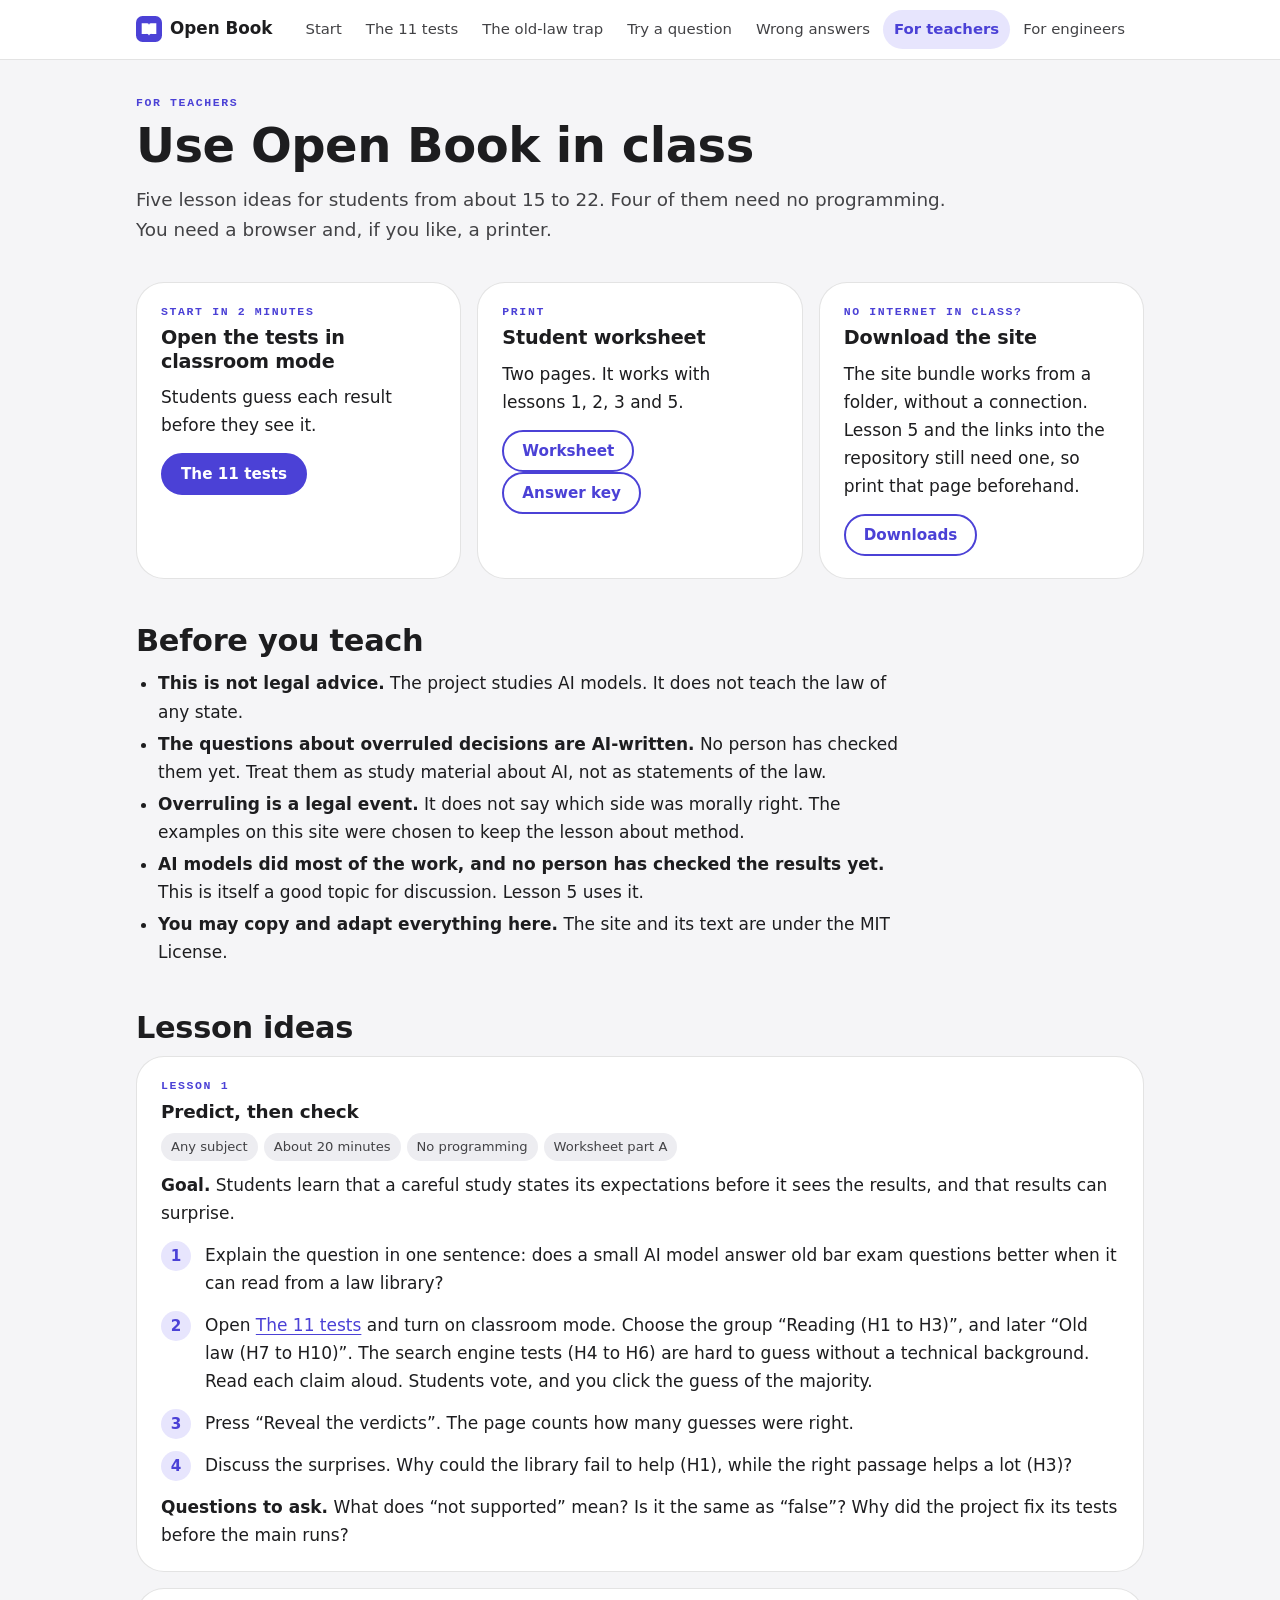
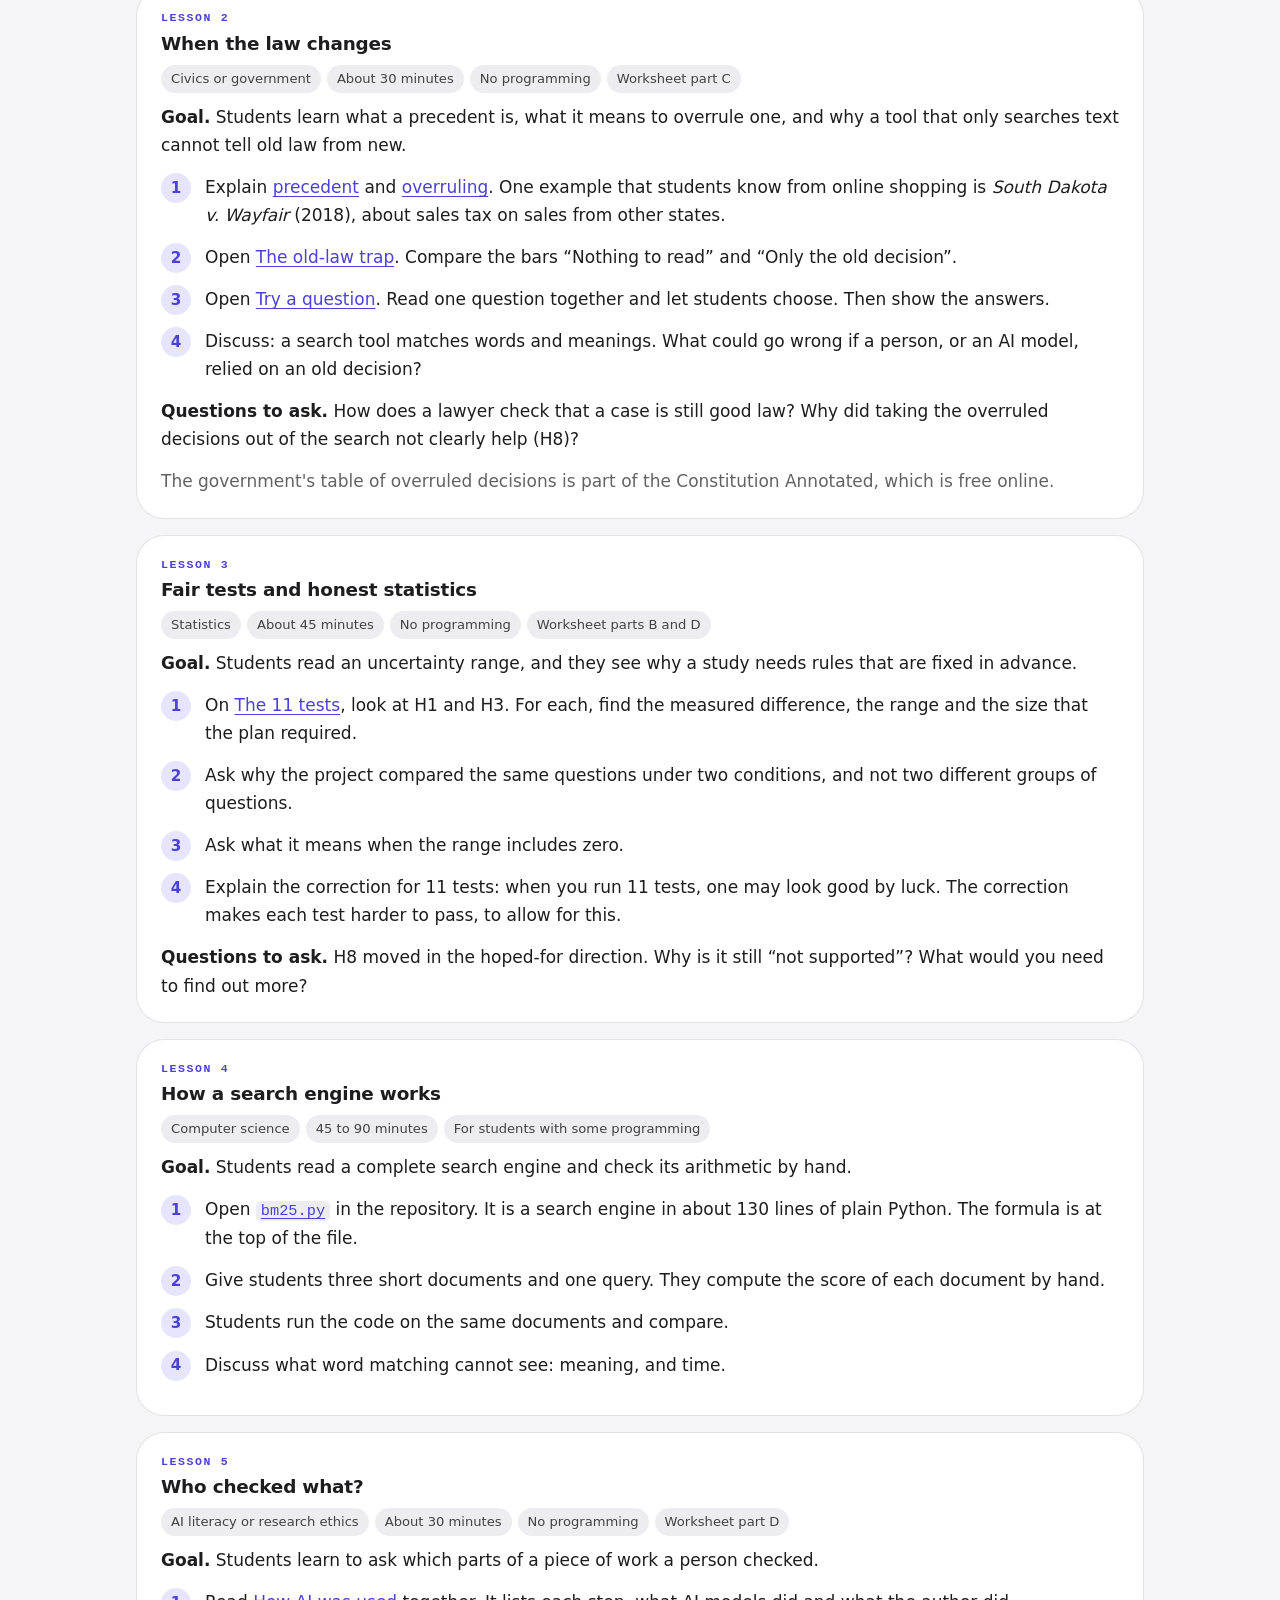
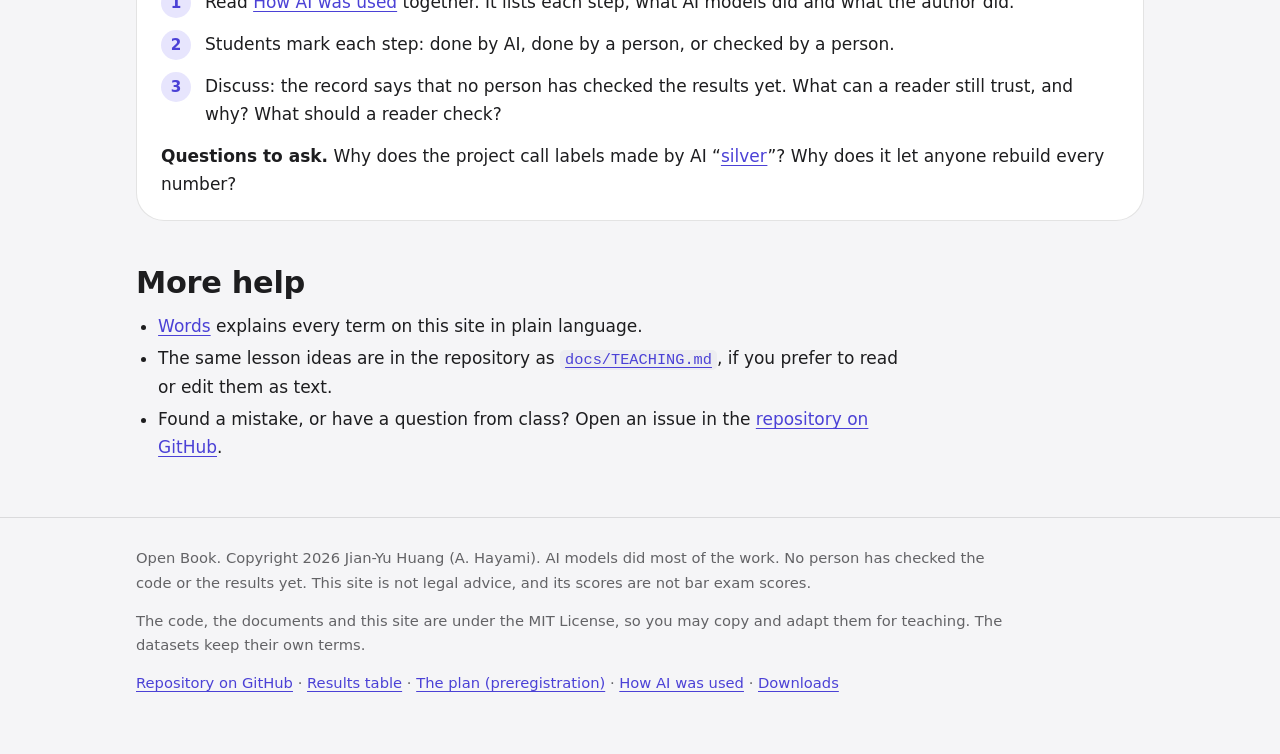
<file: site/teachers.html>
<!doctype html>
<html lang="en" data-tone="ledger">
<head>
<meta charset="utf-8">
<meta name="viewport" content="width=device-width, initial-scale=1">
<title>For teachers · Open Book</title>
<meta name="description" content="Five lesson ideas, a printable worksheet and an answer key for using the Open Book project in class. No programming needed.">
<link rel="icon" href="data:image/svg+xml,%3Csvg xmlns='http://www.w3.org/2000/svg' viewBox='0 0 32 32'%3E%3Crect width='32' height='32' rx='8' fill='%234B41D6'/%3E%3Cpath d='M7 9h7a2 2 0 0 1 2 2v13a3 3 0 0 0-3-2H7zM25 9h-7a2 2 0 0 0-2 2v13a3 3 0 0 1 3-2h6z' fill='%23fff'/%3E%3C/svg%3E">
<link rel="stylesheet" href="style.css">
</head>
<body data-page="teachers">
<a class="skip" href="#main">Skip to the content</a>
<header class="site">
  <div class="wrap bar">
    <a class="brand" href="index.html"><svg width="26" height="26" viewBox="0 0 32 32" aria-hidden="true"><rect width="32" height="32" rx="8" style="fill:var(--accent-fill)"/><path d="M7 9h7a2 2 0 0 1 2 2v13a3 3 0 0 0-3-2H7zM25 9h-7a2 2 0 0 0-2 2v13a3 3 0 0 1 3-2h6z" fill="#fff"/></svg>Open Book</a>
    <nav aria-label="Main">
      <ul>
        <li><a href="index.html">Start</a></li>
        <li><a href="tests.html">The 11 tests</a></li>
        <li><a href="old-law.html">The old-law trap</a></li>
        <li><a href="questions.html">Try a question</a></li>
        <li><a href="errors.html">Wrong answers</a></li>
        <li><a href="teachers.html" aria-current="page">For teachers</a></li>
        <li><a href="engineers.html">For engineers</a></li>
        <li><a href="words.html">Words</a></li>
      </ul>
    </nav>
  </div>
</header>
<main id="main">
<div class="wrap">
  <div class="page-head">
    <p class="label">For teachers</p>
    <h1>Use Open Book in class</h1>
    <p class="lead">Five lesson ideas for students from about 15 to 22. Four of them need no programming. You need a browser and, if you like, a printer.</p>
  </div>

  <div class="grid">
    <div class="card"><p class="label">Start in 2 minutes</p><h2 style="margin-top:0;font-size:1.2rem">Open the tests in classroom mode</h2><p>Students guess each result before they see it.</p><p><a class="btn" href="tests.html">The 11 tests</a></p></div>
    <div class="card"><p class="label">Print</p><h2 style="margin-top:0;font-size:1.2rem">Student worksheet</h2><p>Two pages. It works with lessons 1, 2, 3 and 5.</p><p><a class="btn ghost" href="worksheet.html">Worksheet</a> <a class="btn ghost" href="answer-key.html">Answer key</a></p></div>
    <div class="card"><p class="label">No internet in class?</p><h2 style="margin-top:0;font-size:1.2rem">Download the site</h2><p>The site bundle works from a folder, without a connection. Lesson 5 and the links into the repository still need one, so print that page beforehand.</p><p><a class="btn ghost" href="https://github.com/Akari-H-111/open-book-law/releases">Downloads</a></p></div>
  </div>

  <h2>Before you teach</h2>
  <ul class="narrow">
    <li><strong>This is not legal advice.</strong> The project studies AI models. It does not teach the law of any state.</li>
    <li><strong>The questions about overruled decisions are AI-written.</strong> No person has checked them yet. Treat them as study material about AI, not as statements of the law.</li>
    <li><strong>Overruling is a legal event.</strong> It does not say which side was morally right. The examples on this site were chosen to keep the lesson about method.</li>
    <li><strong>AI models did most of the work, and no person has checked the results yet.</strong> This is itself a good topic for discussion. Lesson 5 uses it.</li>
    <li><strong>You may copy and adapt everything here.</strong> The site and its text are under the MIT License.</li>
  </ul>

  <h2>Lesson ideas</h2>

  <article class="card lesson" id="lesson-1">
    <p class="label">Lesson 1</p>
    <h3>Predict, then check</h3>
    <ul class="meta"><li>Any subject</li><li>About 20 minutes</li><li>No programming</li><li>Worksheet part A</li></ul>
    <p><strong>Goal.</strong> Students learn that a careful study states its expectations before it sees the results, and that results can surprise.</p>
    <ol class="steps">
      <li>Explain the question in one sentence: does a small AI model answer old bar exam questions better when it can read from a law library?</li>
      <li>Open <a href="tests.html">The 11 tests</a> and turn on classroom mode. Choose the group “Reading (H1 to H3)”, and later “Old law (H7 to H10)”. The search engine tests (H4 to H6) are hard to guess without a technical background. Read each claim aloud. Students vote, and you click the guess of the majority.</li>
      <li>Press “Reveal the verdicts”. The page counts how many guesses were right.</li>
      <li>Discuss the surprises. Why could the library fail to help (H1), while the right passage helps a lot (H3)?</li>
    </ol>
    <p><strong>Questions to ask.</strong> What does “not supported” mean? Is it the same as “false”? Why did the project fix its tests before the main runs?</p>
  </article>

  <article class="card lesson" id="lesson-2" style="margin-top:16px">
    <p class="label">Lesson 2</p>
    <h3>When the law changes</h3>
    <ul class="meta"><li>Civics or government</li><li>About 30 minutes</li><li>No programming</li><li>Worksheet part C</li></ul>
    <p><strong>Goal.</strong> Students learn what a precedent is, what it means to overrule one, and why a tool that only searches text cannot tell old law from new.</p>
    <ol class="steps">
      <li>Explain <a href="words.html#precedent">precedent</a> and <a href="words.html#overruled">overruling</a>. One example that students know from online shopping is <em>South Dakota v. Wayfair</em> (2018), about sales tax on sales from other states.</li>
      <li>Open <a href="old-law.html">The old-law trap</a>. Compare the bars “Nothing to read” and “Only the old decision”.</li>
      <li>Open <a href="questions.html">Try a question</a>. Read one question together and let students choose. Then show the answers.</li>
      <li>Discuss: a search tool matches words and meanings. What could go wrong if a person, or an AI model, relied on an old decision?</li>
    </ol>
    <p><strong>Questions to ask.</strong> How does a lawyer check that a case is still good law? Why did taking the overruled decisions out of the search not clearly help (H8)?</p>
    <p class="muted">The government's table of overruled decisions is part of the Constitution Annotated, which is free online.</p>
  </article>

  <article class="card lesson" id="lesson-3" style="margin-top:16px">
    <p class="label">Lesson 3</p>
    <h3>Fair tests and honest statistics</h3>
    <ul class="meta"><li>Statistics</li><li>About 45 minutes</li><li>No programming</li><li>Worksheet parts B and D</li></ul>
    <p><strong>Goal.</strong> Students read an uncertainty range, and they see why a study needs rules that are fixed in advance.</p>
    <ol class="steps">
      <li>On <a href="tests.html">The 11 tests</a>, look at H1 and H3. For each, find the measured difference, the range and the size that the plan required.</li>
      <li>Ask why the project compared the same questions under two conditions, and not two different groups of questions.</li>
      <li>Ask what it means when the range includes zero.</li>
      <li>Explain the correction for 11 tests: when you run 11 tests, one may look good by luck. The correction makes each test harder to pass, to allow for this.</li>
    </ol>
    <p><strong>Questions to ask.</strong> H8 moved in the hoped-for direction. Why is it still “not supported”? What would you need to find out more?</p>
  </article>

  <article class="card lesson" id="lesson-4" style="margin-top:16px">
    <p class="label">Lesson 4</p>
    <h3>How a search engine works</h3>
    <ul class="meta"><li>Computer science</li><li>45 to 90 minutes</li><li>For students with some programming</li></ul>
    <p><strong>Goal.</strong> Students read a complete search engine and check its arithmetic by hand.</p>
    <ol class="steps">
      <li>Open <a href="https://github.com/Akari-H-111/open-book-law/blob/main/open_book_law/retrieval/bm25.py"><code>bm25.py</code></a> in the repository. It is a search engine in about 130 lines of plain Python. The formula is at the top of the file.</li>
      <li>Give students three short documents and one query. They compute the score of each document by hand.</li>
      <li>Students run the code on the same documents and compare.</li>
      <li>Discuss what word matching cannot see: meaning, and time.</li>
    </ol>
  </article>

  <article class="card lesson" id="lesson-5" style="margin-top:16px">
    <p class="label">Lesson 5</p>
    <h3>Who checked what?</h3>
    <ul class="meta"><li>AI literacy or research ethics</li><li>About 30 minutes</li><li>No programming</li><li>Worksheet part D</li></ul>
    <p><strong>Goal.</strong> Students learn to ask which parts of a piece of work a person checked.</p>
    <ol class="steps">
      <li>Read <a href="https://github.com/Akari-H-111/open-book-law/blob/main/docs/AI_ASSISTANCE.md">How AI was used</a> together. It lists each step, what AI models did and what the author did.</li>
      <li>Students mark each step: done by AI, done by a person, or checked by a person.</li>
      <li>Discuss: the record says that no person has checked the results yet. What can a reader still trust, and why? What should a reader check?</li>
    </ol>
    <p><strong>Questions to ask.</strong> Why does the project call labels made by AI “<a href="words.html#silver">silver</a>”? Why does it let anyone rebuild every number?</p>
  </article>

  <h2>More help</h2>
  <ul class="narrow">
    <li><a href="words.html">Words</a> explains every term on this site in plain language.</li>
    <li>The same lesson ideas are in the repository as <a href="https://github.com/Akari-H-111/open-book-law/blob/main/docs/TEACHING.md"><code>docs/TEACHING.md</code></a>, if you prefer to read or edit them as text.</li>
    <li>Found a mistake, or have a question from class? Open an issue in the <a href="https://github.com/Akari-H-111/open-book-law/issues">repository on GitHub</a>.</li>
  </ul>
</div>
</main>
<footer class="site">
  <div class="wrap">
    <p>Open Book. Copyright 2026 Jian-Yu Huang (A. Hayami). AI models did most of the work. No person has checked the code or the results yet. This site is not legal advice, and its scores are not bar exam scores.</p>
    <p>The code, the documents and this site are under the MIT License, so you may copy and adapt them for teaching. The datasets keep their own terms.</p>
    <p><a href="https://github.com/Akari-H-111/open-book-law">Repository on GitHub</a> · <a href="https://github.com/Akari-H-111/open-book-law/blob/main/docs/RESULTS.md">Results table</a> · <a href="https://github.com/Akari-H-111/open-book-law/blob/main/docs/PREREGISTRATION.md">The plan (preregistration)</a> · <a href="https://github.com/Akari-H-111/open-book-law/blob/main/docs/AI_ASSISTANCE.md">How AI was used</a> · <a href="https://github.com/Akari-H-111/open-book-law/releases">Downloads</a></p>
  </div>
</footer>
</body>
</html>
</file>
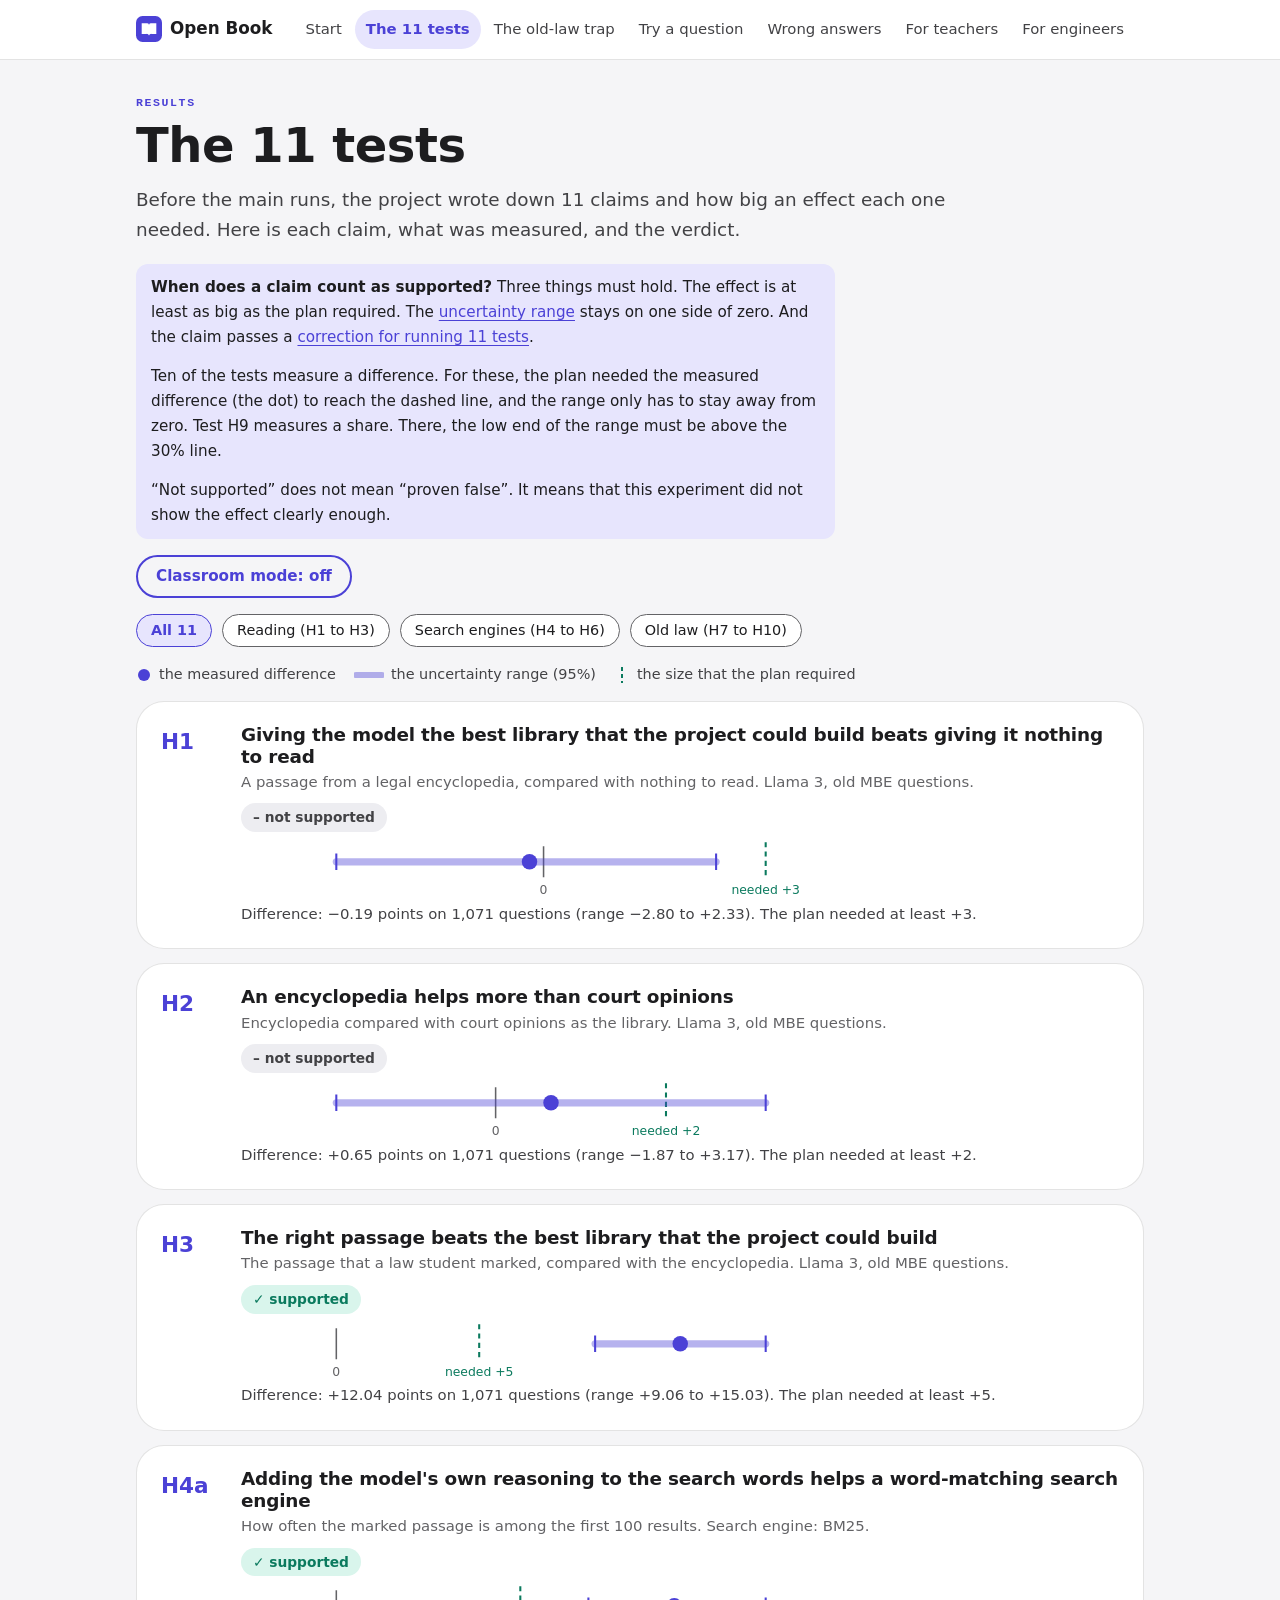
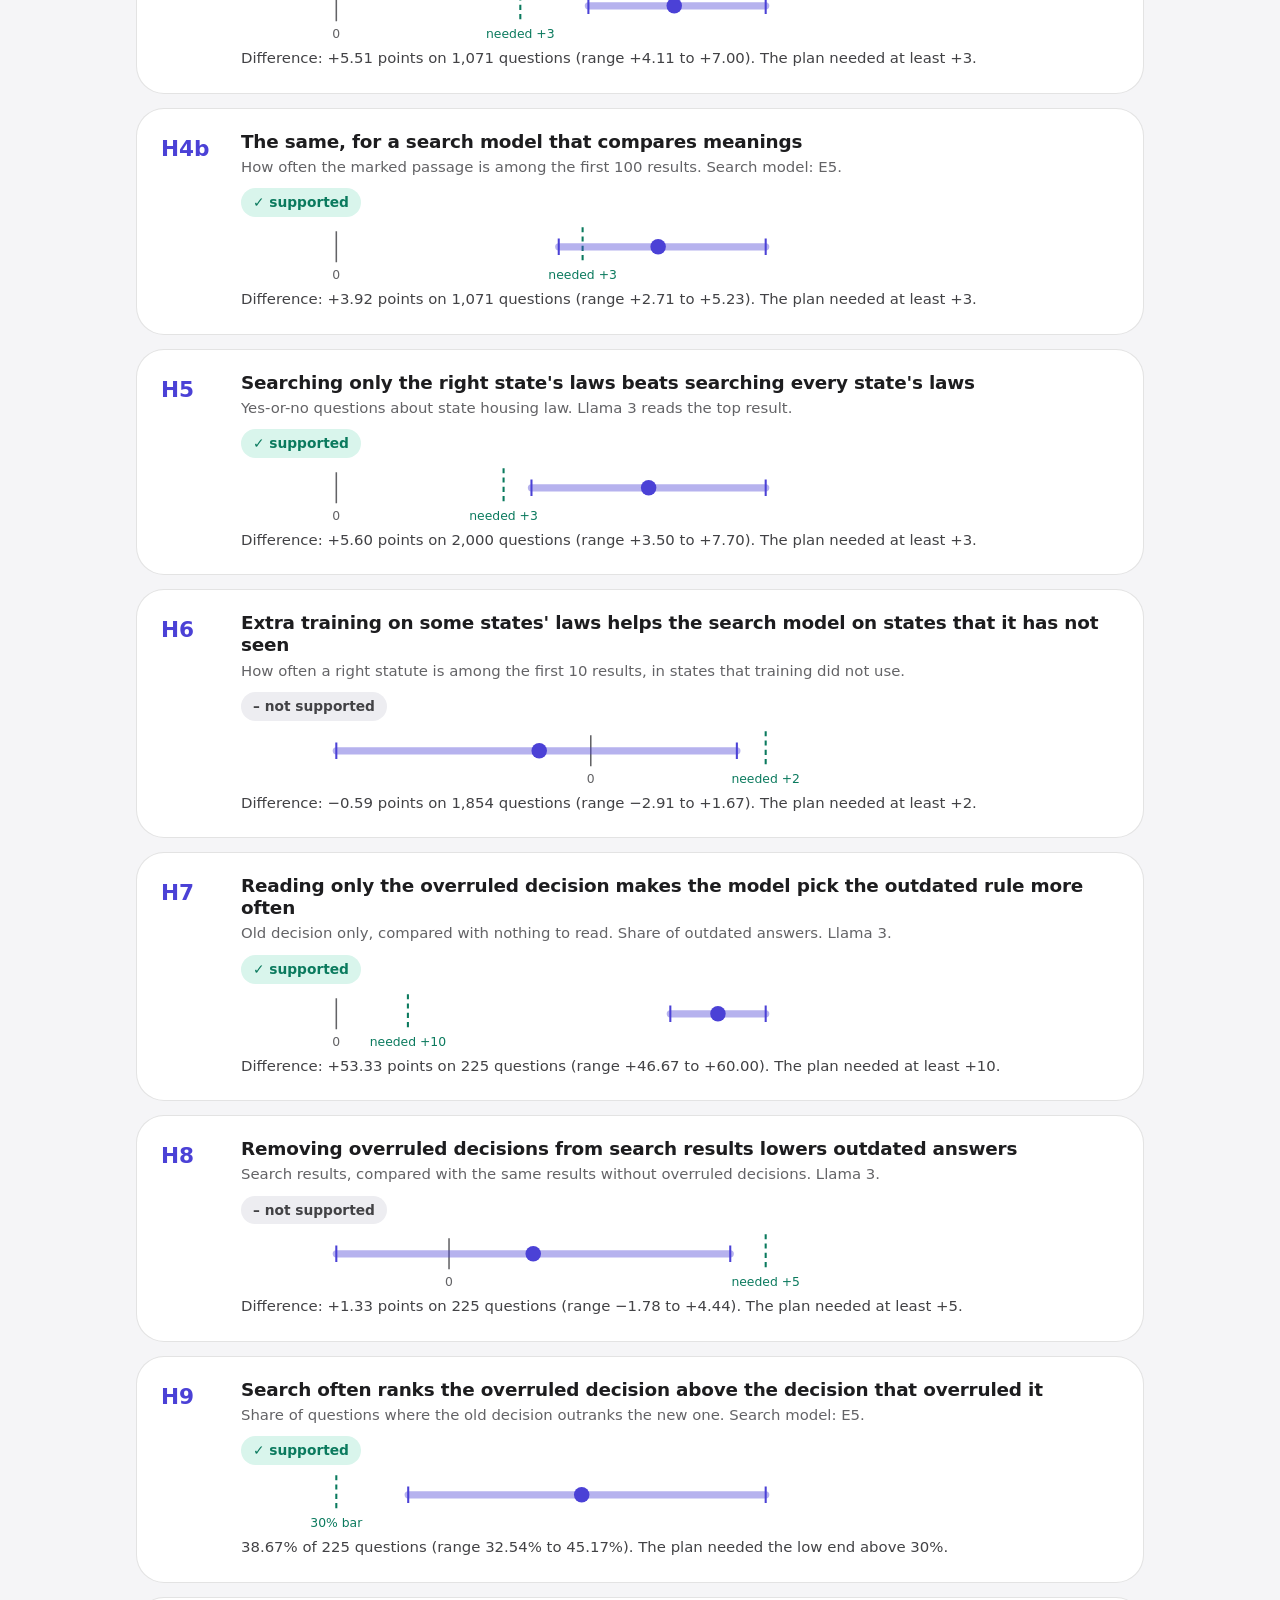
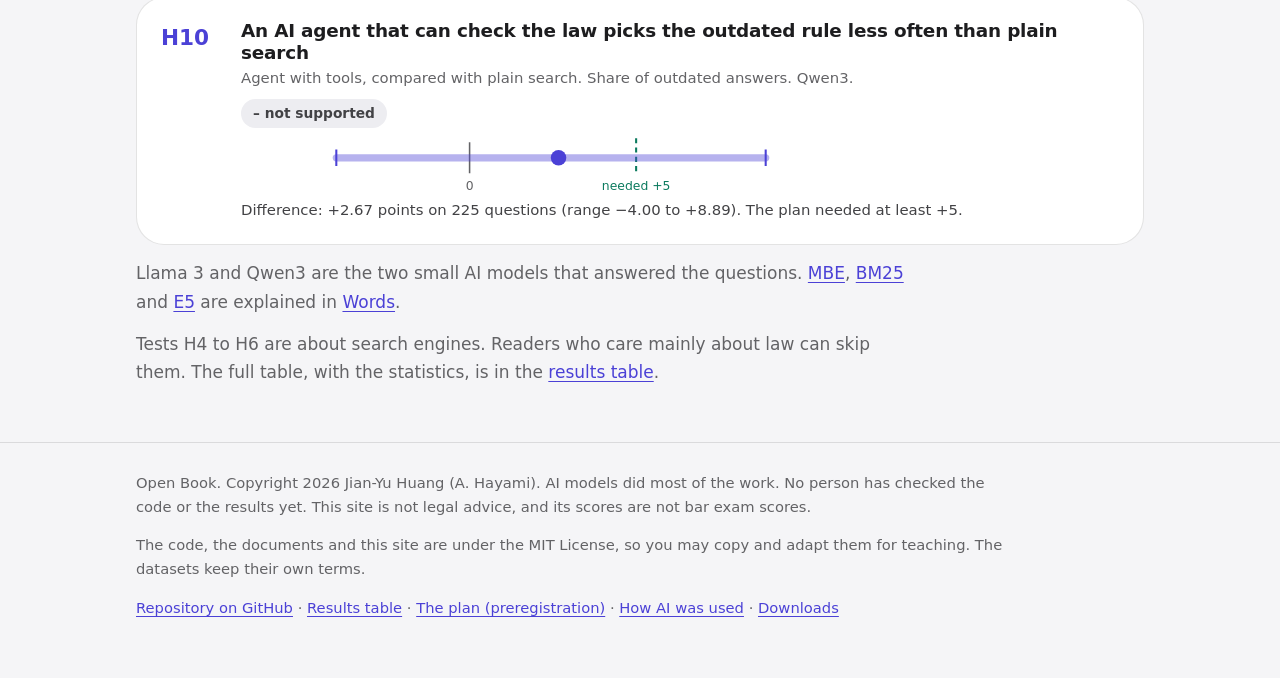
<file: site/tests.html>
<!doctype html>
<html lang="en" data-tone="ledger">
<head>
<meta charset="utf-8">
<meta name="viewport" content="width=device-width, initial-scale=1">
<title>The 11 tests · Open Book</title>
<meta name="description" content="The 11 tests that the Open Book project fixed before its main runs, with a classroom mode in which students guess each result first.">
<link rel="icon" href="data:image/svg+xml,%3Csvg xmlns='http://www.w3.org/2000/svg' viewBox='0 0 32 32'%3E%3Crect width='32' height='32' rx='8' fill='%234B41D6'/%3E%3Cpath d='M7 9h7a2 2 0 0 1 2 2v13a3 3 0 0 0-3-2H7zM25 9h-7a2 2 0 0 0-2 2v13a3 3 0 0 1 3-2h6z' fill='%23fff'/%3E%3C/svg%3E">
<link rel="stylesheet" href="style.css">
</head>
<body data-page="tests">
<a class="skip" href="#main">Skip to the content</a>
<header class="site">
  <div class="wrap bar">
    <a class="brand" href="index.html"><svg width="26" height="26" viewBox="0 0 32 32" aria-hidden="true"><rect width="32" height="32" rx="8" style="fill:var(--accent-fill)"/><path d="M7 9h7a2 2 0 0 1 2 2v13a3 3 0 0 0-3-2H7zM25 9h-7a2 2 0 0 0-2 2v13a3 3 0 0 1 3-2h6z" fill="#fff"/></svg>Open Book</a>
    <nav aria-label="Main">
      <ul>
        <li><a href="index.html">Start</a></li>
        <li><a href="tests.html" aria-current="page">The 11 tests</a></li>
        <li><a href="old-law.html">The old-law trap</a></li>
        <li><a href="questions.html">Try a question</a></li>
        <li><a href="errors.html">Wrong answers</a></li>
        <li><a href="teachers.html">For teachers</a></li>
        <li><a href="engineers.html">For engineers</a></li>
        <li><a href="words.html">Words</a></li>
      </ul>
    </nav>
  </div>
</header>
<main id="main">
<div class="wrap">
  <div class="page-head">
    <p class="label">Results</p>
    <h1>The 11 tests</h1>
    <p class="lead">Before the main runs, the project wrote down 11 claims and how big an effect each one needed. Here is each claim, what was measured, and the verdict.</p>
  </div>
  <noscript><p class="note">This page fills in its numbers and charts with JavaScript, which is turned off in this browser. You can read the main results in the <a href="https://github.com/Akari-H-111/open-book-law/blob/main/docs/RESULTS.md">results table</a> instead.</p></noscript>
  <div class="info narrow">
    <p><strong>When does a claim count as supported?</strong> Three things must hold. The effect is at least as big as the plan required. The <a href="words.html#interval">uncertainty range</a> stays on one side of zero. And the claim passes a <a href="words.html#holm">correction for running 11 tests</a>.</p>
    <p>Ten of the tests measure a difference. For these, the plan needed the measured difference (the dot) to reach the dashed line, and the range only has to stay away from zero. Test H9 measures a share. There, the low end of the range must be above the 30% line.</p>
    <p style="margin:0">“Not supported” does not mean “proven false”. It means that this experiment did not show the effect clearly enough.</p>
  </div>

  <div class="toolbar">
    <button type="button" class="btn ghost" id="classroom-toggle" aria-pressed="false">Classroom mode: off</button>
    <button type="button" class="btn" id="reveal" hidden>Reveal the verdicts</button>
    <span id="classroom-status" class="muted" role="status"></span>
  </div>
  <p class="note" id="classroom-help" hidden>Classroom mode hides the verdicts and the charts. Ask students to guess for each claim whether it held. Then press “Reveal the verdicts”.</p>

  <div class="toolbar" id="group-chips" role="group" aria-label="Show a group of tests"></div>

  <ul class="legend" aria-label="How to read each chart">
    <li><svg width="16" height="16" aria-hidden="true"><circle cx="8" cy="8" r="6" style="fill:var(--accent)"/></svg>the measured difference</li>
    <li><svg width="30" height="16" aria-hidden="true"><line x1="2" y1="8" x2="28" y2="8" stroke-width="6" stroke-linecap="round" style="stroke:var(--accent);opacity:.4"/></svg>the uncertainty range (95%)</li>
    <li><svg width="16" height="16" aria-hidden="true"><line x1="8" y1="0" x2="8" y2="16" stroke-dasharray="4 3" stroke-width="2" style="stroke:var(--good)"/></svg>the size that the plan required</li>
  </ul>
  <div id="tests-list"></div>

  <p class="muted narrow">Llama 3 and Qwen3 are the two small AI models that answered the questions. <a href="words.html#mbe">MBE</a>, <a href="words.html#bm25">BM25</a> and <a href="words.html#e5">E5</a> are explained in <a href="words.html">Words</a>.</p>
  <p class="muted narrow">Tests H4 to H6 are about search engines. Readers who care mainly about law can skip them. The full table, with the statistics, is in the <a href="https://github.com/Akari-H-111/open-book-law/blob/main/docs/RESULTS.md">results table</a>.</p>
</div>
</main>
<footer class="site">
  <div class="wrap">
    <p>Open Book. Copyright 2026 Jian-Yu Huang (A. Hayami). AI models did most of the work. No person has checked the code or the results yet. This site is not legal advice, and its scores are not bar exam scores.</p>
    <p>The code, the documents and this site are under the MIT License, so you may copy and adapt them for teaching. The datasets keep their own terms.</p>
    <p><a href="https://github.com/Akari-H-111/open-book-law">Repository on GitHub</a> · <a href="https://github.com/Akari-H-111/open-book-law/blob/main/docs/RESULTS.md">Results table</a> · <a href="https://github.com/Akari-H-111/open-book-law/blob/main/docs/PREREGISTRATION.md">The plan (preregistration)</a> · <a href="https://github.com/Akari-H-111/open-book-law/blob/main/docs/AI_ASSISTANCE.md">How AI was used</a> · <a href="https://github.com/Akari-H-111/open-book-law/releases">Downloads</a></p>
  </div>
</footer>
<script src="data.js"></script>
<script src="app.js"></script>
</body>
</html>
</file>
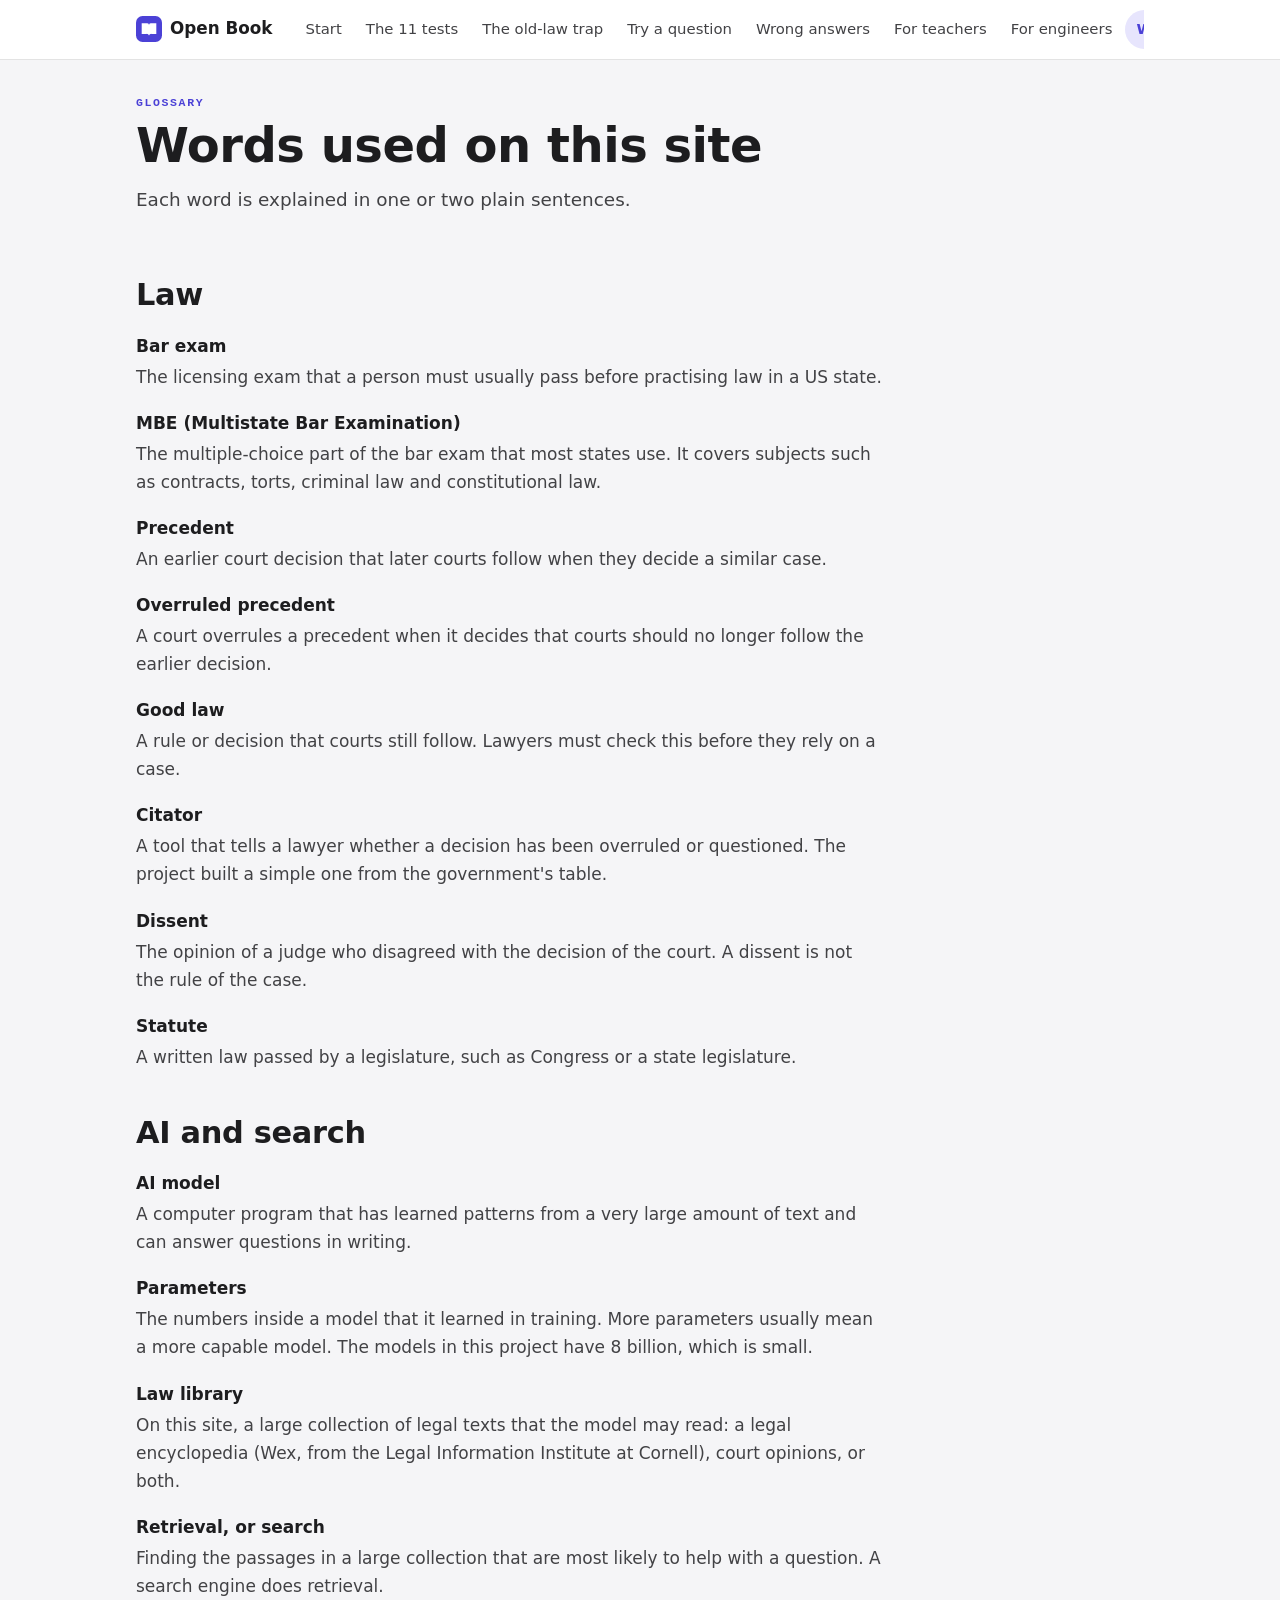
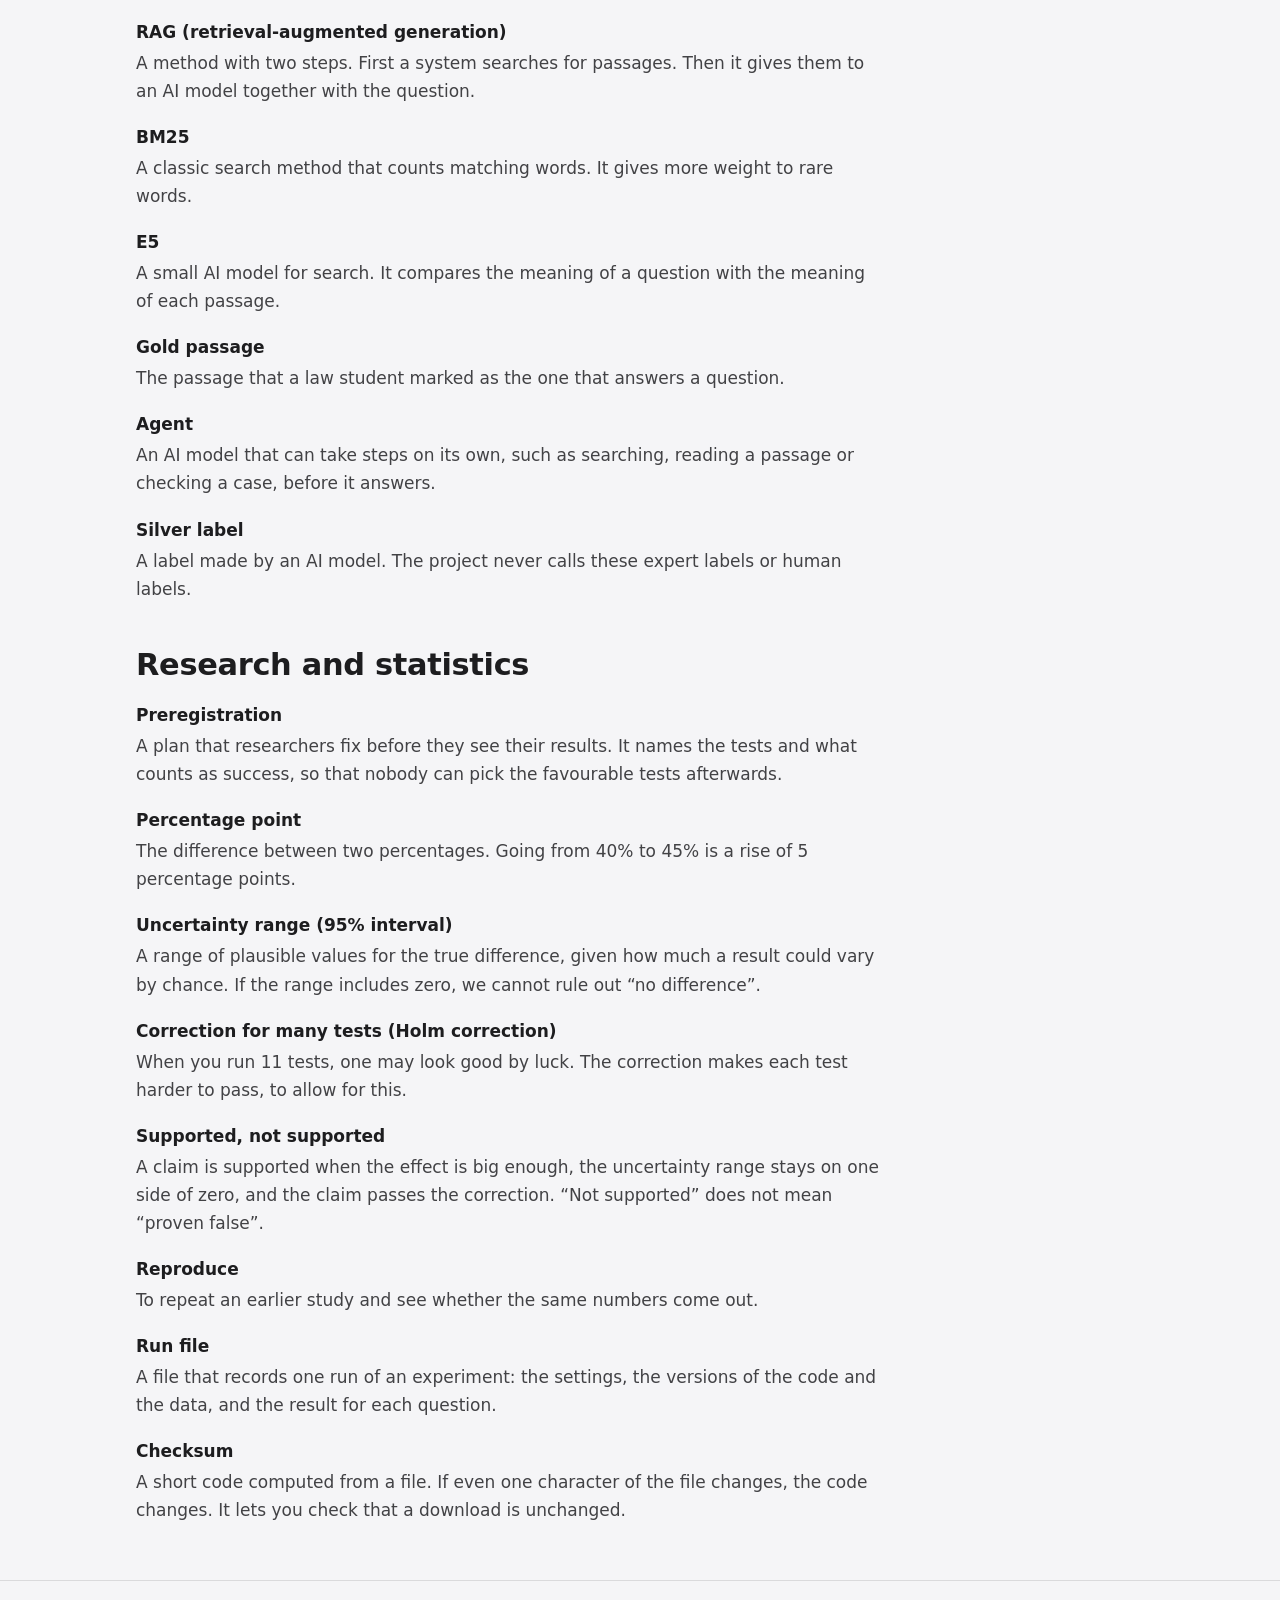
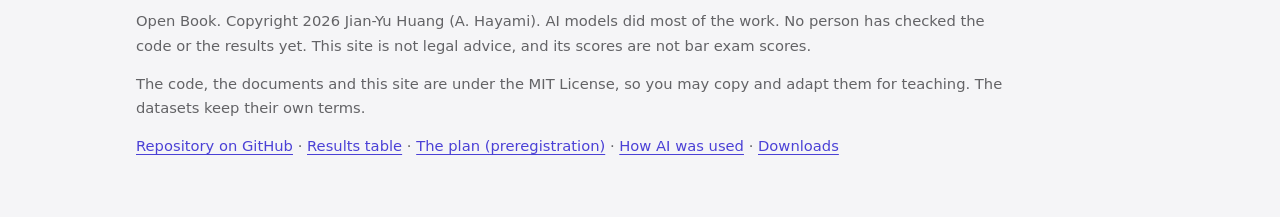
<file: site/words.html>
<!doctype html>
<html lang="en" data-tone="ledger">
<head>
<meta charset="utf-8">
<meta name="viewport" content="width=device-width, initial-scale=1">
<title>Words · Open Book</title>
<meta name="description" content="Plain-language explanations of the terms used on the Open Book site.">
<link rel="icon" href="data:image/svg+xml,%3Csvg xmlns='http://www.w3.org/2000/svg' viewBox='0 0 32 32'%3E%3Crect width='32' height='32' rx='8' fill='%234B41D6'/%3E%3Cpath d='M7 9h7a2 2 0 0 1 2 2v13a3 3 0 0 0-3-2H7zM25 9h-7a2 2 0 0 0-2 2v13a3 3 0 0 1 3-2h6z' fill='%23fff'/%3E%3C/svg%3E">
<link rel="stylesheet" href="style.css">
</head>
<body data-page="words">
<a class="skip" href="#main">Skip to the content</a>
<header class="site">
  <div class="wrap bar">
    <a class="brand" href="index.html"><svg width="26" height="26" viewBox="0 0 32 32" aria-hidden="true"><rect width="32" height="32" rx="8" style="fill:var(--accent-fill)"/><path d="M7 9h7a2 2 0 0 1 2 2v13a3 3 0 0 0-3-2H7zM25 9h-7a2 2 0 0 0-2 2v13a3 3 0 0 1 3-2h6z" fill="#fff"/></svg>Open Book</a>
    <nav aria-label="Main">
      <ul>
        <li><a href="index.html">Start</a></li>
        <li><a href="tests.html">The 11 tests</a></li>
        <li><a href="old-law.html">The old-law trap</a></li>
        <li><a href="questions.html">Try a question</a></li>
        <li><a href="errors.html">Wrong answers</a></li>
        <li><a href="teachers.html">For teachers</a></li>
        <li><a href="engineers.html">For engineers</a></li>
        <li><a href="words.html" aria-current="page">Words</a></li>
      </ul>
    </nav>
  </div>
</header>
<main id="main">
<div class="wrap">
  <div class="page-head">
    <p class="label">Glossary</p>
    <h1>Words used on this site</h1>
    <p class="lead">Each word is explained in one or two plain sentences.</p>
  </div>

  <h2>Law</h2>
  <dl class="gloss">
    <dt id="bar-exam">Bar exam</dt><dd>The licensing exam that a person must usually pass before practising law in a US state.</dd>
    <dt id="mbe">MBE (Multistate Bar Examination)</dt><dd>The multiple-choice part of the bar exam that most states use. It covers subjects such as contracts, torts, criminal law and constitutional law.</dd>
    <dt id="precedent">Precedent</dt><dd>An earlier court decision that later courts follow when they decide a similar case.</dd>
    <dt id="overruled">Overruled precedent</dt><dd>A court overrules a precedent when it decides that courts should no longer follow the earlier decision.</dd>
    <dt id="good-law">Good law</dt><dd>A rule or decision that courts still follow. Lawyers must check this before they rely on a case.</dd>
    <dt id="citator">Citator</dt><dd>A tool that tells a lawyer whether a decision has been overruled or questioned. The project built a simple one from the government's table.</dd>
    <dt id="dissent">Dissent</dt><dd>The opinion of a judge who disagreed with the decision of the court. A dissent is not the rule of the case.</dd>
    <dt id="statute">Statute</dt><dd>A written law passed by a legislature, such as Congress or a state legislature.</dd>
  </dl>

  <h2>AI and search</h2>
  <dl class="gloss">
    <dt id="model">AI model</dt><dd>A computer program that has learned patterns from a very large amount of text and can answer questions in writing.</dd>
    <dt id="parameters">Parameters</dt><dd>The numbers inside a model that it learned in training. More parameters usually mean a more capable model. The models in this project have 8 billion, which is small.</dd>
    <dt id="library">Law library</dt><dd>On this site, a large collection of legal texts that the model may read: a legal encyclopedia (Wex, from the Legal Information Institute at Cornell), court opinions, or both.</dd>
    <dt id="retrieval">Retrieval, or search</dt><dd>Finding the passages in a large collection that are most likely to help with a question. A search engine does retrieval.</dd>
    <dt id="rag">RAG (retrieval-augmented generation)</dt><dd>A method with two steps. First a system searches for passages. Then it gives them to an AI model together with the question.</dd>
    <dt id="bm25">BM25</dt><dd>A classic search method that counts matching words. It gives more weight to rare words.</dd>
    <dt id="e5">E5</dt><dd>A small AI model for search. It compares the meaning of a question with the meaning of each passage.</dd>
    <dt id="gold">Gold passage</dt><dd>The passage that a law student marked as the one that answers a question.</dd>
    <dt id="agent">Agent</dt><dd>An AI model that can take steps on its own, such as searching, reading a passage or checking a case, before it answers.</dd>
    <dt id="silver">Silver label</dt><dd>A label made by an AI model. The project never calls these expert labels or human labels.</dd>
  </dl>

  <h2>Research and statistics</h2>
  <dl class="gloss">
    <dt id="preregistration">Preregistration</dt><dd>A plan that researchers fix before they see their results. It names the tests and what counts as success, so that nobody can pick the favourable tests afterwards.</dd>
    <dt id="percentage-point">Percentage point</dt><dd>The difference between two percentages. Going from 40% to 45% is a rise of 5 percentage points.</dd>
    <dt id="interval">Uncertainty range (95% interval)</dt><dd>A range of plausible values for the true difference, given how much a result could vary by chance. If the range includes zero, we cannot rule out “no difference”.</dd>
    <dt id="holm">Correction for many tests (Holm correction)</dt><dd>When you run 11 tests, one may look good by luck. The correction makes each test harder to pass, to allow for this.</dd>
    <dt id="supported">Supported, not supported</dt><dd>A claim is supported when the effect is big enough, the uncertainty range stays on one side of zero, and the claim passes the correction. “Not supported” does not mean “proven false”.</dd>
    <dt id="reproduce">Reproduce</dt><dd>To repeat an earlier study and see whether the same numbers come out.</dd>
    <dt id="run-file">Run file</dt><dd>A file that records one run of an experiment: the settings, the versions of the code and the data, and the result for each question.</dd>
    <dt id="checksum">Checksum</dt><dd>A short code computed from a file. If even one character of the file changes, the code changes. It lets you check that a download is unchanged.</dd>
  </dl>
</div>
</main>
<footer class="site">
  <div class="wrap">
    <p>Open Book. Copyright 2026 Jian-Yu Huang (A. Hayami). AI models did most of the work. No person has checked the code or the results yet. This site is not legal advice, and its scores are not bar exam scores.</p>
    <p>The code, the documents and this site are under the MIT License, so you may copy and adapt them for teaching. The datasets keep their own terms.</p>
    <p><a href="https://github.com/Akari-H-111/open-book-law">Repository on GitHub</a> · <a href="https://github.com/Akari-H-111/open-book-law/blob/main/docs/RESULTS.md">Results table</a> · <a href="https://github.com/Akari-H-111/open-book-law/blob/main/docs/PREREGISTRATION.md">The plan (preregistration)</a> · <a href="https://github.com/Akari-H-111/open-book-law/blob/main/docs/AI_ASSISTANCE.md">How AI was used</a> · <a href="https://github.com/Akari-H-111/open-book-law/releases">Downloads</a></p>
  </div>
</footer>
</body>
</html>
</file>
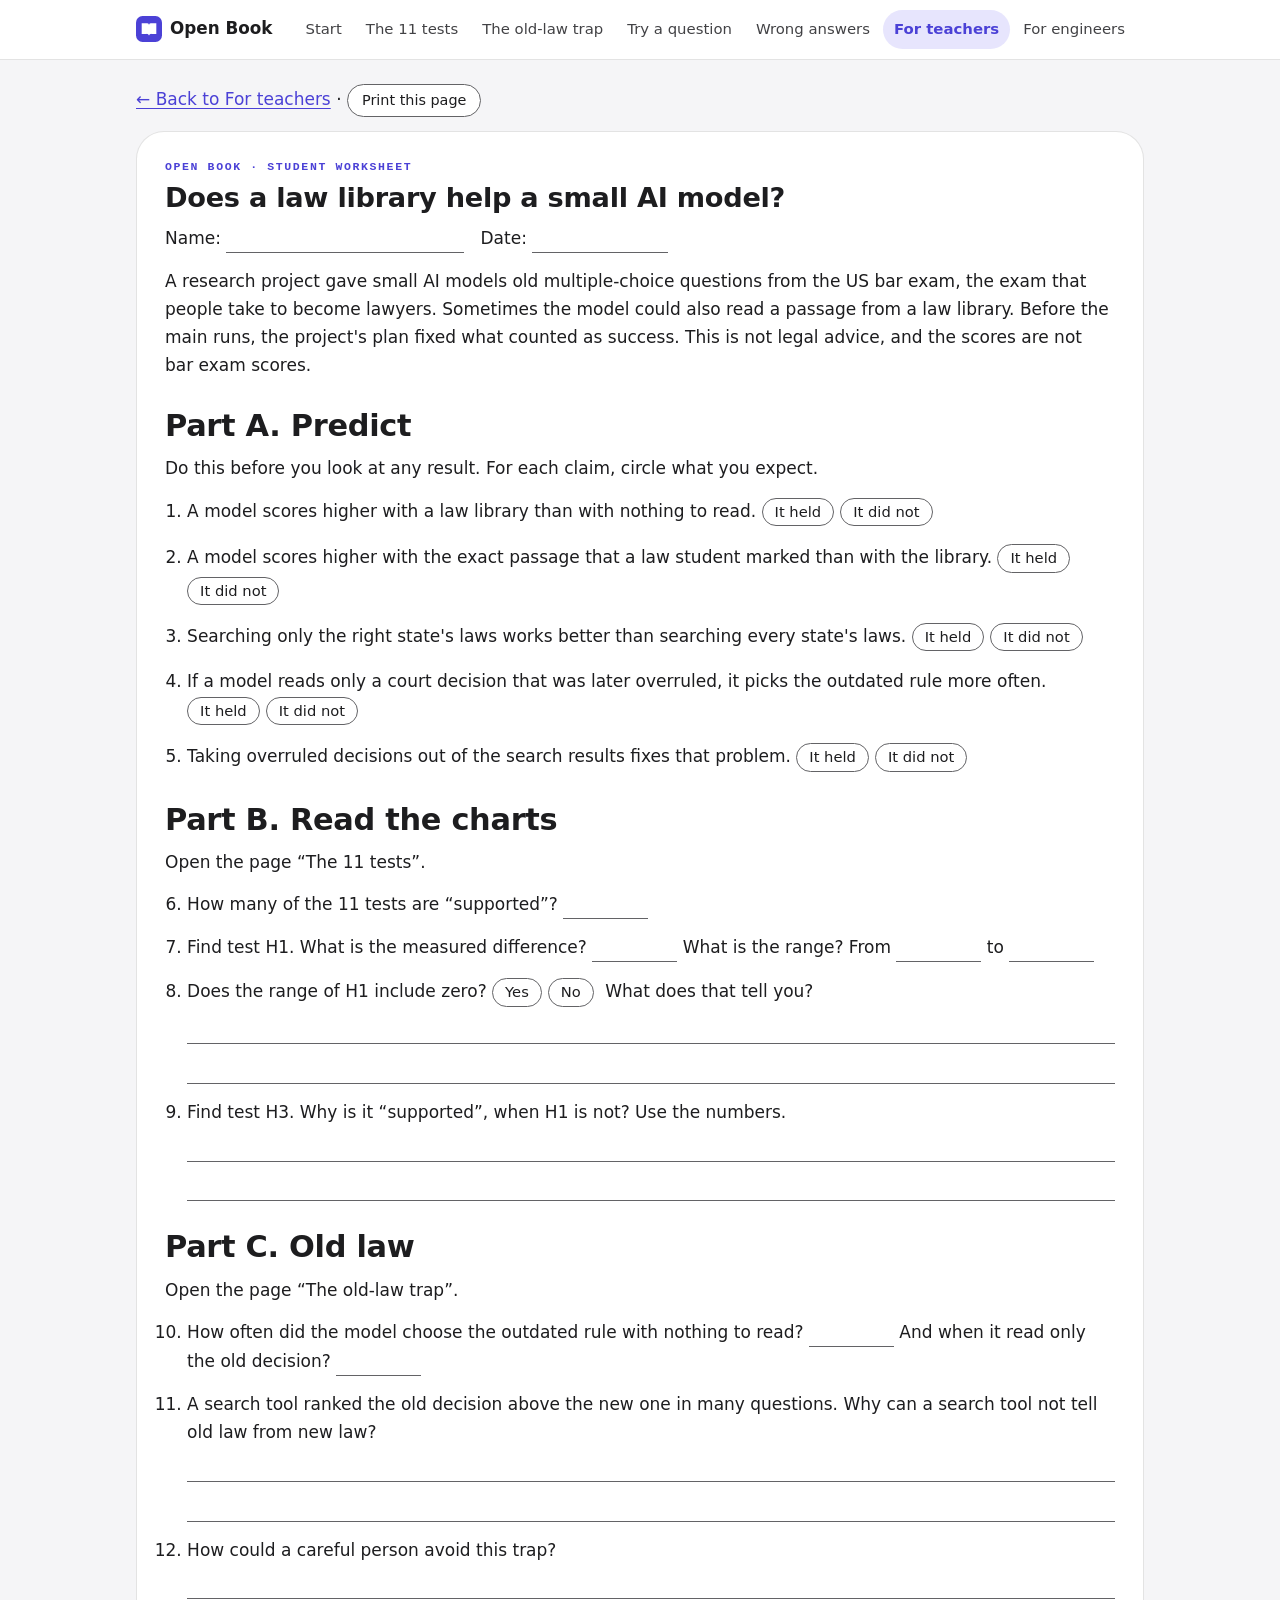
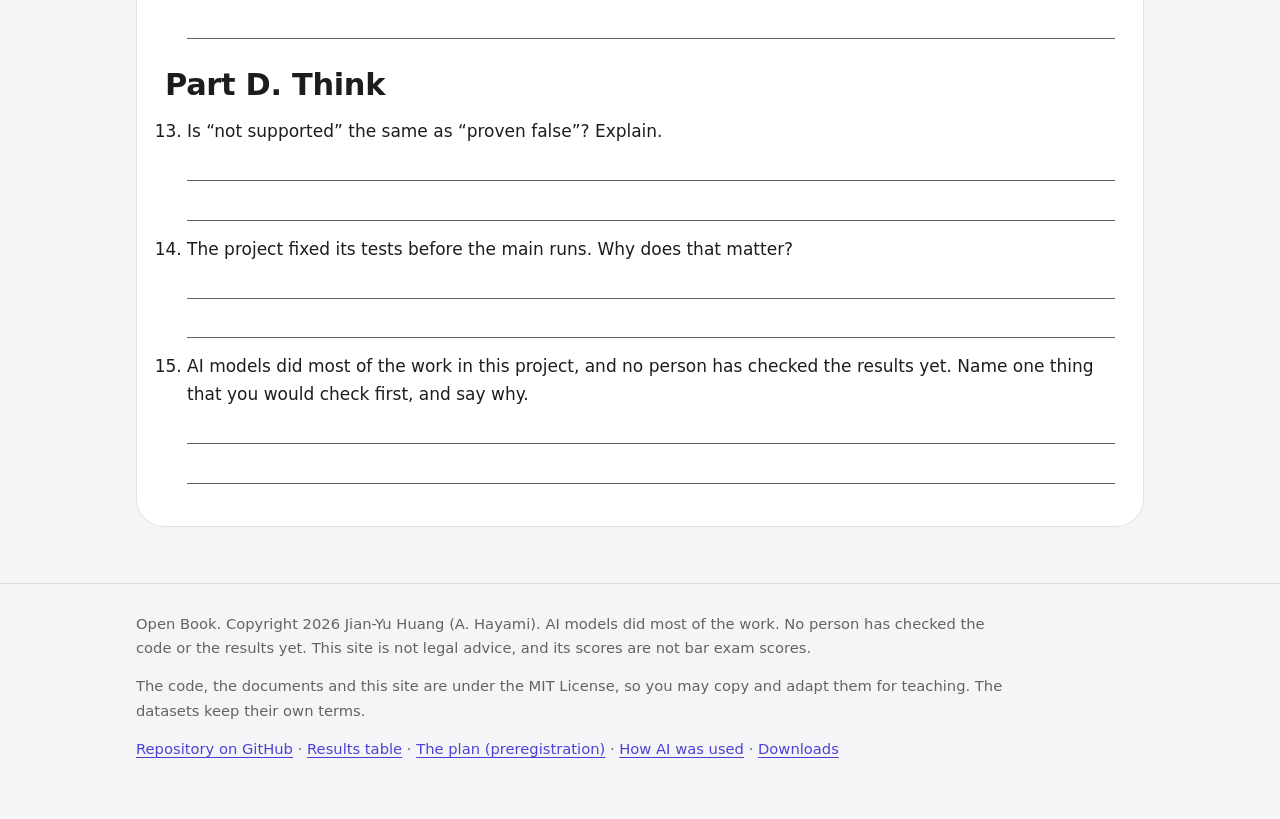
<file: site/worksheet.html>
<!doctype html>
<html lang="en" data-tone="ledger">
<head>
<meta charset="utf-8">
<meta name="viewport" content="width=device-width, initial-scale=1">
<title>Student worksheet · Open Book</title>
<meta name="description" content="A printable student worksheet for the Open Book lessons.">
<link rel="icon" href="data:image/svg+xml,%3Csvg xmlns='http://www.w3.org/2000/svg' viewBox='0 0 32 32'%3E%3Crect width='32' height='32' rx='8' fill='%234B41D6'/%3E%3Cpath d='M7 9h7a2 2 0 0 1 2 2v13a3 3 0 0 0-3-2H7zM25 9h-7a2 2 0 0 0-2 2v13a3 3 0 0 1 3-2h6z' fill='%23fff'/%3E%3C/svg%3E">
<link rel="stylesheet" href="style.css">
</head>
<body data-page="worksheet">
<a class="skip" href="#main">Skip to the content</a>
<header class="site">
  <div class="wrap bar">
    <a class="brand" href="index.html"><svg width="26" height="26" viewBox="0 0 32 32" aria-hidden="true"><rect width="32" height="32" rx="8" style="fill:var(--accent-fill)"/><path d="M7 9h7a2 2 0 0 1 2 2v13a3 3 0 0 0-3-2H7zM25 9h-7a2 2 0 0 0-2 2v13a3 3 0 0 1 3-2h6z" fill="#fff"/></svg>Open Book</a>
    <nav aria-label="Main">
      <ul>
        <li><a href="index.html">Start</a></li>
        <li><a href="tests.html">The 11 tests</a></li>
        <li><a href="old-law.html">The old-law trap</a></li>
        <li><a href="questions.html">Try a question</a></li>
        <li><a href="errors.html">Wrong answers</a></li>
        <li><a href="teachers.html" aria-current="page">For teachers</a></li>
        <li><a href="engineers.html">For engineers</a></li>
        <li><a href="words.html">Words</a></li>
      </ul>
    </nav>
  </div>
</header>
<main id="main">
<div class="wrap">
  <p class="no-print" style="margin-top:24px"><a href="teachers.html">← Back to For teachers</a> · <button type="button" class="chip" onclick="window.print()">Print this page</button></p>

  <div class="sheet">
    <p class="label">Open Book · student worksheet</p>
    <h1 style="font-size:1.7rem">Does a law library help a small AI model?</h1>
    <p>Name: <span class="fill" style="min-width:14em">&nbsp;</span> &nbsp; Date: <span class="fill" style="min-width:8em">&nbsp;</span></p>
    <p>A research project gave small AI models old multiple-choice questions from the US bar exam, the exam that people take to become lawyers. Sometimes the model could also read a passage from a law library. Before the main runs, the project's plan fixed what counted as success. This is not legal advice, and the scores are not bar exam scores.</p>

    <h2>Part A. Predict</h2>
    <p>Do this before you look at any result. For each claim, circle what you expect.</p>
    <ol>
      <li>A model scores higher with a law library than with nothing to read. <span class="circle"><span>It held</span><span>It did not</span></span></li>
      <li>A model scores higher with the exact passage that a law student marked than with the library. <span class="circle"><span>It held</span><span>It did not</span></span></li>
      <li>Searching only the right state's laws works better than searching every state's laws. <span class="circle"><span>It held</span><span>It did not</span></span></li>
      <li>If a model reads only a court decision that was later overruled, it picks the outdated rule more often. <span class="circle"><span>It held</span><span>It did not</span></span></li>
      <li>Taking overruled decisions out of the search results fixes that problem. <span class="circle"><span>It held</span><span>It did not</span></span></li>
    </ol>

    <h2>Part B. Read the charts</h2>
    <p>Open the page “The 11 tests”.</p>
    <ol start="6">
      <li>How many of the 11 tests are “supported”? <span class="fill">&nbsp;</span></li>
      <li>Find test H1. What is the measured difference? <span class="fill">&nbsp;</span> What is the range? From <span class="fill">&nbsp;</span> to <span class="fill">&nbsp;</span></li>
      <li>Does the range of H1 include zero? <span class="circle"><span>Yes</span><span>No</span></span> What does that tell you?<span class="blank"></span><span class="blank"></span></li>
      <li>Find test H3. Why is it “supported”, when H1 is not? Use the numbers.<span class="blank"></span><span class="blank"></span></li>
    </ol>

    <h2 class="page-break">Part C. Old law</h2>
    <p>Open the page “The old-law trap”.</p>
    <ol start="10">
      <li>How often did the model choose the outdated rule with nothing to read? <span class="fill">&nbsp;</span> And when it read only the old decision? <span class="fill">&nbsp;</span></li>
      <li>A search tool ranked the old decision above the new one in many questions. Why can a search tool not tell old law from new law?<span class="blank"></span><span class="blank"></span></li>
      <li>How could a careful person avoid this trap?<span class="blank"></span><span class="blank"></span></li>
    </ol>

    <h2>Part D. Think</h2>
    <ol start="13">
      <li>Is “not supported” the same as “proven false”? Explain.<span class="blank"></span><span class="blank"></span></li>
      <li>The project fixed its tests before the main runs. Why does that matter?<span class="blank"></span><span class="blank"></span></li>
      <li>AI models did most of the work in this project, and no person has checked the results yet. Name one thing that you would check first, and say why.<span class="blank"></span><span class="blank"></span></li>
    </ol>
  </div>
</div>
</main>
<footer class="site">
  <div class="wrap">
    <p>Open Book. Copyright 2026 Jian-Yu Huang (A. Hayami). AI models did most of the work. No person has checked the code or the results yet. This site is not legal advice, and its scores are not bar exam scores.</p>
    <p>The code, the documents and this site are under the MIT License, so you may copy and adapt them for teaching. The datasets keep their own terms.</p>
    <p><a href="https://github.com/Akari-H-111/open-book-law">Repository on GitHub</a> · <a href="https://github.com/Akari-H-111/open-book-law/blob/main/docs/RESULTS.md">Results table</a> · <a href="https://github.com/Akari-H-111/open-book-law/blob/main/docs/PREREGISTRATION.md">The plan (preregistration)</a> · <a href="https://github.com/Akari-H-111/open-book-law/blob/main/docs/AI_ASSISTANCE.md">How AI was used</a> · <a href="https://github.com/Akari-H-111/open-book-law/releases">Downloads</a></p>
  </div>
</footer>
</body>
</html>
</file>
<file: site/style.css>
/* Open Book site. Static, no outside requests, system fonts only.
   Palette follows the author's Hayami-Glass-Lab design, "ledger" tone: cold white ground, flat white
   cards, hairline rules, iris accent, mint for "current", coral for "outdated", amber for cautions. */

:root {
  --ground: #F5F5F7; --paper: #FFFFFF; --pearl: #EDEDF1;
  --ink: #1D1D1F; --ink-soft: #424245; --ink-mute: #636366;
  --line: rgba(29, 29, 31, 0.12); --control: #636366;
  --accent: #4B41D6; --accent-fill: #4B41D6; --on-fill: #FFFFFF; --accent-tint: #E7E5FD;
  --good: #0B7A5E; --good-tint: #D9F5EC;
  --bad: #C0303A; --bad-tint: #FDE4E5;
  --warn: #7A4F00; --warn-tint: #FFF1D2;
  --other: #636366; --other-tint: #EDEDF1;
  --dot-1: #14B8DC; --dot-2: #6F66F2; --dot-3: #27C9A0; --dot-4: #FFB41F;
  --radius: 28px; --radius-sm: 12px;
  --sans: system-ui, -apple-system, "Segoe UI", Roboto, "Helvetica Neue", Arial, sans-serif;
  --mono: ui-monospace, SFMono-Regular, Menlo, Consolas, "Liberation Mono", monospace;
}
@media (prefers-color-scheme: dark) {
  :root:not([data-theme="light"]) {
    --ground: #17181B; --paper: #202226; --pearl: #2A2C31;
    --ink: #F5F5F7; --ink-soft: #D2D2D7; --ink-mute: #A6A6AD;
    --line: rgba(245, 245, 247, 0.16); --control: #A6A6AD;
    --accent: #A9A3FF; --accent-fill: #5B51E0; --on-fill: #FFFFFF; --accent-tint: #2B2950;
    --good: #5FD8B4; --good-tint: #12382E;
    --bad: #FF8A8F; --bad-tint: #43202A;
    --warn: #FFD27A; --warn-tint: #3A3015;
    --other: #A6A6AD; --other-tint: #2A2C31;
  }
}

* { box-sizing: border-box; }
[hidden] { display: none !important; }
html { -webkit-text-size-adjust: 100%; scroll-behavior: smooth; }
body { margin: 0; background: var(--ground); color: var(--ink); font: 500 17px/1.65 var(--sans); }
a { color: var(--accent); text-underline-offset: 3px; }
a:hover { text-decoration-thickness: 2px; }
h1, h2, h3 { line-height: 1.2; margin: 0 0 10px; letter-spacing: -0.01em; }
h1 { font-size: clamp(1.9rem, 5vw, 3rem); font-weight: 800; }
h2 { font-size: clamp(1.4rem, 3.4vw, 1.9rem); font-weight: 700; margin-top: 44px; }
h3 { font-size: 1.15rem; font-weight: 700; }
p { margin: 0 0 14px; }
ul, ol { padding-left: 1.3em; margin: 0 0 14px; }
li { margin: 4px 0; }
code, pre, kbd { font-family: var(--mono); font-size: 0.9em; }
code { background: var(--pearl); padding: 1px 5px; border-radius: 5px; overflow-wrap: anywhere; }
pre { background: var(--pearl); border-radius: var(--radius-sm); padding: 14px 16px; overflow-x: auto; margin: 0 0 14px; }
pre code { background: none; padding: 0; overflow-wrap: normal; }
:focus-visible { outline: 3px solid var(--accent); outline-offset: 3px; border-radius: 4px; }

.wrap { max-width: 1040px; margin: 0 auto; padding: 0 16px; }
.narrow { max-width: 46em; }
.muted { color: var(--ink-mute); }
.lead { font-size: 1.15rem; color: var(--ink-soft); max-width: 44em; }
.label { font: 700 0.72rem/1.2 var(--mono); letter-spacing: 0.14em; text-transform: uppercase; color: var(--accent); margin: 0 0 8px; }
.num { font-variant-numeric: tabular-nums; }
.big { font-size: clamp(1.9rem, 6vw, 2.6rem); font-weight: 800; line-height: 1.05; font-variant-numeric: tabular-nums; margin: 0 0 6px; }
.sr { position: absolute; width: 1px; height: 1px; overflow: hidden; clip-path: inset(50%); white-space: nowrap; }

.skip { position: absolute; left: 12px; top: -60px; background: var(--accent-fill); color: var(--on-fill); padding: 8px 14px; border-radius: 8px; z-index: 20; }
.skip:focus { top: 12px; }

/* Header and navigation */
header.site { background: var(--paper); border-bottom: 1px solid var(--line); position: sticky; top: 0; z-index: 10; }
header.site .bar { display: flex; align-items: center; gap: 8px 20px; flex-wrap: wrap; padding-top: 8px; padding-bottom: 8px; }
.brand { font-weight: 800; font-size: 1.05rem; color: var(--ink); text-decoration: none; display: inline-flex; align-items: center; gap: 8px; padding: 6px 0; }
.brand svg { flex: none; }
header.site nav { min-width: 0; flex: 1 1 320px; }
header.site nav ul { list-style: none; display: flex; gap: 2px; margin: 0; padding: 2px; overflow-x: auto; }
header.site nav li { margin: 0; flex: none; }
header.site nav a { display: block; padding: 7px 11px; border-radius: 999px; color: var(--ink-soft); text-decoration: none; font-size: 0.93rem; white-space: nowrap; }
header.site nav a:hover { background: var(--pearl); }
header.site nav a[aria-current="page"] { background: var(--accent-tint); color: var(--accent); font-weight: 700; }

/* Hero */
.hero { position: relative; overflow: hidden; padding: 52px 0 36px; }
.hero .dots { position: absolute; inset: 0; width: 100%; height: 100%; pointer-events: none; opacity: 0.55; }
.hero .wrap { position: relative; }
.page-head { padding: 36px 0 4px; }
.badges { display: flex; flex-wrap: wrap; gap: 8px; margin: 16px 0 0; padding: 0; list-style: none; }
.badges li { margin: 0; font-size: 0.86rem; padding: 4px 12px; border-radius: 999px; background: var(--warn-tint); color: var(--warn); }

/* Cards and grids */
.grid { display: grid; grid-template-columns: repeat(auto-fit, minmax(min(100%, 250px), 1fr)); gap: 16px; margin: 18px 0; }
.grid.two { grid-template-columns: repeat(auto-fit, minmax(min(100%, 340px), 1fr)); }
.card { background: var(--paper); border: 1px solid var(--line); border-radius: var(--radius); padding: 22px 24px; min-width: 0; }
.card > :last-child { margin-bottom: 0; }
.card.path { display: flex; flex-direction: column; gap: 4px; }
.card.path h2 { margin-top: 0; }
.card.path .go { margin-top: auto; padding-top: 10px; display: flex; flex-wrap: wrap; gap: 10px; }
.note { background: var(--warn-tint); color: var(--warn); border-radius: var(--radius-sm); padding: 11px 15px; font-size: 0.95rem; margin: 0 0 14px; }
.note a { color: inherit; }
.info { background: var(--accent-tint); color: var(--ink); border-radius: var(--radius-sm); padding: 11px 15px; font-size: 0.95rem; margin: 0 0 14px; }
blockquote { margin: 0 0 14px; padding: 6px 16px; border-left: 4px solid var(--line); color: var(--ink-soft); }
hr { border: 0; border-top: 1px solid var(--line); margin: 32px 0; }

/* Buttons and controls */
.btn { display: inline-block; border: 2px solid var(--accent-fill); background: var(--accent-fill); color: var(--on-fill); font: 700 0.95rem/1.2 var(--sans);
  padding: 10px 18px; border-radius: 999px; cursor: pointer; text-decoration: none; }
.btn.ghost { background: transparent; color: var(--accent); border-color: var(--accent); }
.btn[aria-pressed="true"] { background: var(--accent-tint); color: var(--accent); border-color: var(--accent); }
.chip { border: 1.5px solid var(--control); background: var(--paper); color: var(--ink); font: 500 0.9rem/1.2 var(--sans); padding: 7px 14px; border-radius: 999px; cursor: pointer; }
.chip[aria-pressed="true"] { border-color: var(--accent); background: var(--accent-tint); color: var(--accent); font-weight: 700; }
.toolbar { display: flex; flex-wrap: wrap; align-items: center; gap: 10px; margin: 16px 0; }
select { font: inherit; padding: 8px 12px; border-radius: 10px; border: 1.5px solid var(--control); background: var(--paper); color: var(--ink); max-width: 100%; }
label { font-weight: 700; }

/* Verdicts and tags */
.verdict { display: inline-flex; align-items: center; gap: 6px; font-size: 0.86rem; font-weight: 700; padding: 3px 12px; border-radius: 999px; }
.verdict.yes { background: var(--good-tint); color: var(--good); }
.verdict.no { background: var(--other-tint); color: var(--ink-soft); }
.verdict.hidden { background: var(--accent-tint); color: var(--accent); }
.tag { font: 700 0.7rem/1.2 var(--mono); letter-spacing: 0.08em; text-transform: uppercase; padding: 2px 8px; border-radius: 6px; white-space: nowrap; }
.tag.current { background: var(--good-tint); color: var(--good); }
.tag.old { background: var(--bad-tint); color: var(--bad); }
.tag.other { background: var(--other-tint); color: var(--ink-soft); }

/* The 11 tests */
.test { display: grid; grid-template-columns: 64px 1fr; gap: 6px 16px; margin: 14px 0; }
.test .tid { font-weight: 800; font-size: 1.35rem; color: var(--accent); font-variant-numeric: tabular-nums; }
.test .claim { font-weight: 700; margin: 0 0 2px; }
.test .what { color: var(--ink-mute); font-size: 0.93rem; margin: 0 0 8px; }
.test .chart { grid-column: 2; min-width: 0; }
.test .nums { font-size: 0.93rem; color: var(--ink-soft); margin: 4px 0 0; }
.predict { display: flex; gap: 8px; flex-wrap: wrap; align-items: center; margin-top: 10px; }
svg.interval { display: block; width: 100%; height: auto; max-width: 620px; }
svg.interval text { fill: var(--ink-mute); font: 12px var(--sans); }
.legend { display: flex; gap: 6px 18px; flex-wrap: wrap; font-size: 0.9rem; color: var(--ink-soft); margin: 10px 0; padding: 0; list-style: none; }
.legend li { margin: 0; display: inline-flex; align-items: center; gap: 7px; }
.legend i { display: inline-block; width: 16px; height: 12px; border-radius: 3px; }

/* Stacked bars. The "outdated" part is striped, so the chart does not rely on colour alone. */
.seg-current { background: var(--good); }
.seg-old { background-color: var(--bad); background-image: repeating-linear-gradient(135deg, transparent 0 5px, rgba(255, 255, 255, 0.38) 5px 8px); }
.seg-other { background: var(--other); }
.cond { padding: 12px 0; border-bottom: 1px solid var(--line); }
.cond .name { font-weight: 700; margin: 0; }
.cond .sub { color: var(--ink-mute); font-size: 0.9rem; margin: 0 0 6px; }
.stack { display: flex; height: 22px; border-radius: 6px; overflow: hidden; background: var(--other-tint); }
.stack span { display: block; height: 100%; }
.cond .vals { font-size: 0.9rem; color: var(--ink-soft); margin: 5px 0 0; font-variant-numeric: tabular-nums; }
.cond .vals b.old { color: var(--bad); }

/* Question explorer */
.options { list-style: none; padding: 0; margin: 12px 0; }
.options li { border: 1.5px solid var(--line); border-radius: var(--radius-sm); padding: 10px 14px; margin: 8px 0; background: var(--paper); }
.options li.current { border-color: var(--good); background: var(--good-tint); }
.options li.old { border-color: var(--bad); background: var(--bad-tint); }
.pick { font-weight: 800; padding: 1px 9px; border-radius: 6px; font-family: var(--mono); }
.pick.current { background: var(--good-tint); color: var(--good); }
.pick.old { background: var(--bad-tint); color: var(--bad); }
.pick.other { background: var(--other-tint); color: var(--ink-soft); }

/* Tables */
.scroll { overflow-x: auto; margin: 0 0 14px; }
table { border-collapse: collapse; width: 100%; font-size: 0.95rem; }
th, td { text-align: left; padding: 8px 10px; border-bottom: 1px solid var(--line); vertical-align: top; }
th { font-size: 0.82rem; color: var(--ink-mute); font-weight: 700; }
td.n, th.n { text-align: right; font-variant-numeric: tabular-nums; white-space: nowrap; }

/* Wrong answers */
details { border-bottom: 1px solid var(--line); padding: 10px 0; }
summary { cursor: pointer; font-weight: 700; }
summary .lbl { font-weight: 500; font-size: 0.86rem; color: var(--ink-mute); margin-left: 8px; }
.bars { display: grid; grid-template-columns: 22px minmax(0, 1fr) 62px; gap: 5px 8px; align-items: center; font-size: 0.9rem; max-width: 440px; margin: 8px 0; }
.bars .track { background: var(--other-tint); border-radius: 4px; height: 14px; }
.bars .bar { height: 14px; border-radius: 4px; background: var(--other); }
.bars .bar.right { background: var(--good); }
.bars .bar.chosen { background-color: var(--bad); background-image: repeating-linear-gradient(135deg, transparent 0 5px, rgba(255, 255, 255, 0.38) 5px 8px); }

/* Glossary and lessons */
dl.gloss dt { font-weight: 800; margin-top: 18px; scroll-margin-top: 90px; }
dl.gloss dd { margin: 3px 0 0; color: var(--ink-soft); max-width: 44em; }
.lesson .meta { display: flex; flex-wrap: wrap; gap: 6px; margin: 0 0 10px; padding: 0; list-style: none; }
.lesson .meta li { margin: 0; font-size: 0.82rem; background: var(--pearl); color: var(--ink-soft); padding: 3px 10px; border-radius: 999px; }
.steps { counter-reset: step; list-style: none; padding: 0; }
.steps > li { counter-increment: step; position: relative; padding-left: 44px; margin: 14px 0; }
.steps > li::before { content: counter(step); position: absolute; left: 0; top: 0; width: 30px; height: 30px; border-radius: 50%; background: var(--accent-tint); color: var(--accent); font-weight: 800; display: grid; place-items: center; font-size: 0.95rem; }

/* Worksheet */
.sheet { background: var(--paper); border: 1px solid var(--line); border-radius: var(--radius); padding: 28px; }
.sheet h2 { margin-top: 28px; }
.blank { display: block; border-bottom: 1.5px solid var(--control); height: 2.1em; margin: 0 0 4px; }
.fill { display: inline-block; min-width: 5em; border-bottom: 1.5px solid var(--control); }
.sheet ol > li { margin: 14px 0; }
.sheet .circle span { display: inline-block; border: 1.5px solid var(--control); border-radius: 999px; padding: 1px 12px; margin: 2px 6px 2px 0; font-size: 0.92rem; }

footer.site { border-top: 1px solid var(--line); margin-top: 56px; padding: 28px 0 44px; color: var(--ink-mute); font-size: 0.92rem; }
footer.site p { max-width: 60em; }

@media (max-width: 640px) {
  body { font-size: 16px; }
  :root { --radius: 20px; }
  .card { padding: 18px; }
  .sheet { padding: 18px; }
  .test { grid-template-columns: 1fr; }
  .test .chart { grid-column: 1; }
  header.site { position: static; }
  header.site nav ul { flex-wrap: wrap; overflow-x: visible; }
  header.site nav a { padding: 6px 10px; }
}
@media (prefers-reduced-motion: reduce) {
  html { scroll-behavior: auto; }
  * { transition: none !important; animation: none !important; }
}
@media print {
  :root, :root:not([data-theme="light"]) {
    --ground: #FFFFFF; --paper: #FFFFFF; --pearl: #F0F0F3; --ink: #000000; --ink-soft: #222222; --ink-mute: #444444;
    --line: #999999; --control: #444444; --accent: #2B2399; --accent-tint: #E7E5FD;
    --good: #0B5A46; --good-tint: #FFFFFF; --bad: #8E1F28; --bad-tint: #FFFFFF; --warn: #5A3A00; --warn-tint: #FFFFFF;
    --other: #444444; --other-tint: #F0F0F3;
  }
  header.site, footer.site, .skip, .no-print, .toolbar { display: none !important; }
  body { background: #fff; color: #000; font-size: 11.5pt; }
  .sheet, .card { border: 0; padding: 0; border-radius: 0; }
  a { color: #000; text-decoration: none; }
  h2 { break-after: avoid; }
  .sheet ol > li { break-inside: avoid; }
  .page-break { break-before: page; }
}
</file>
